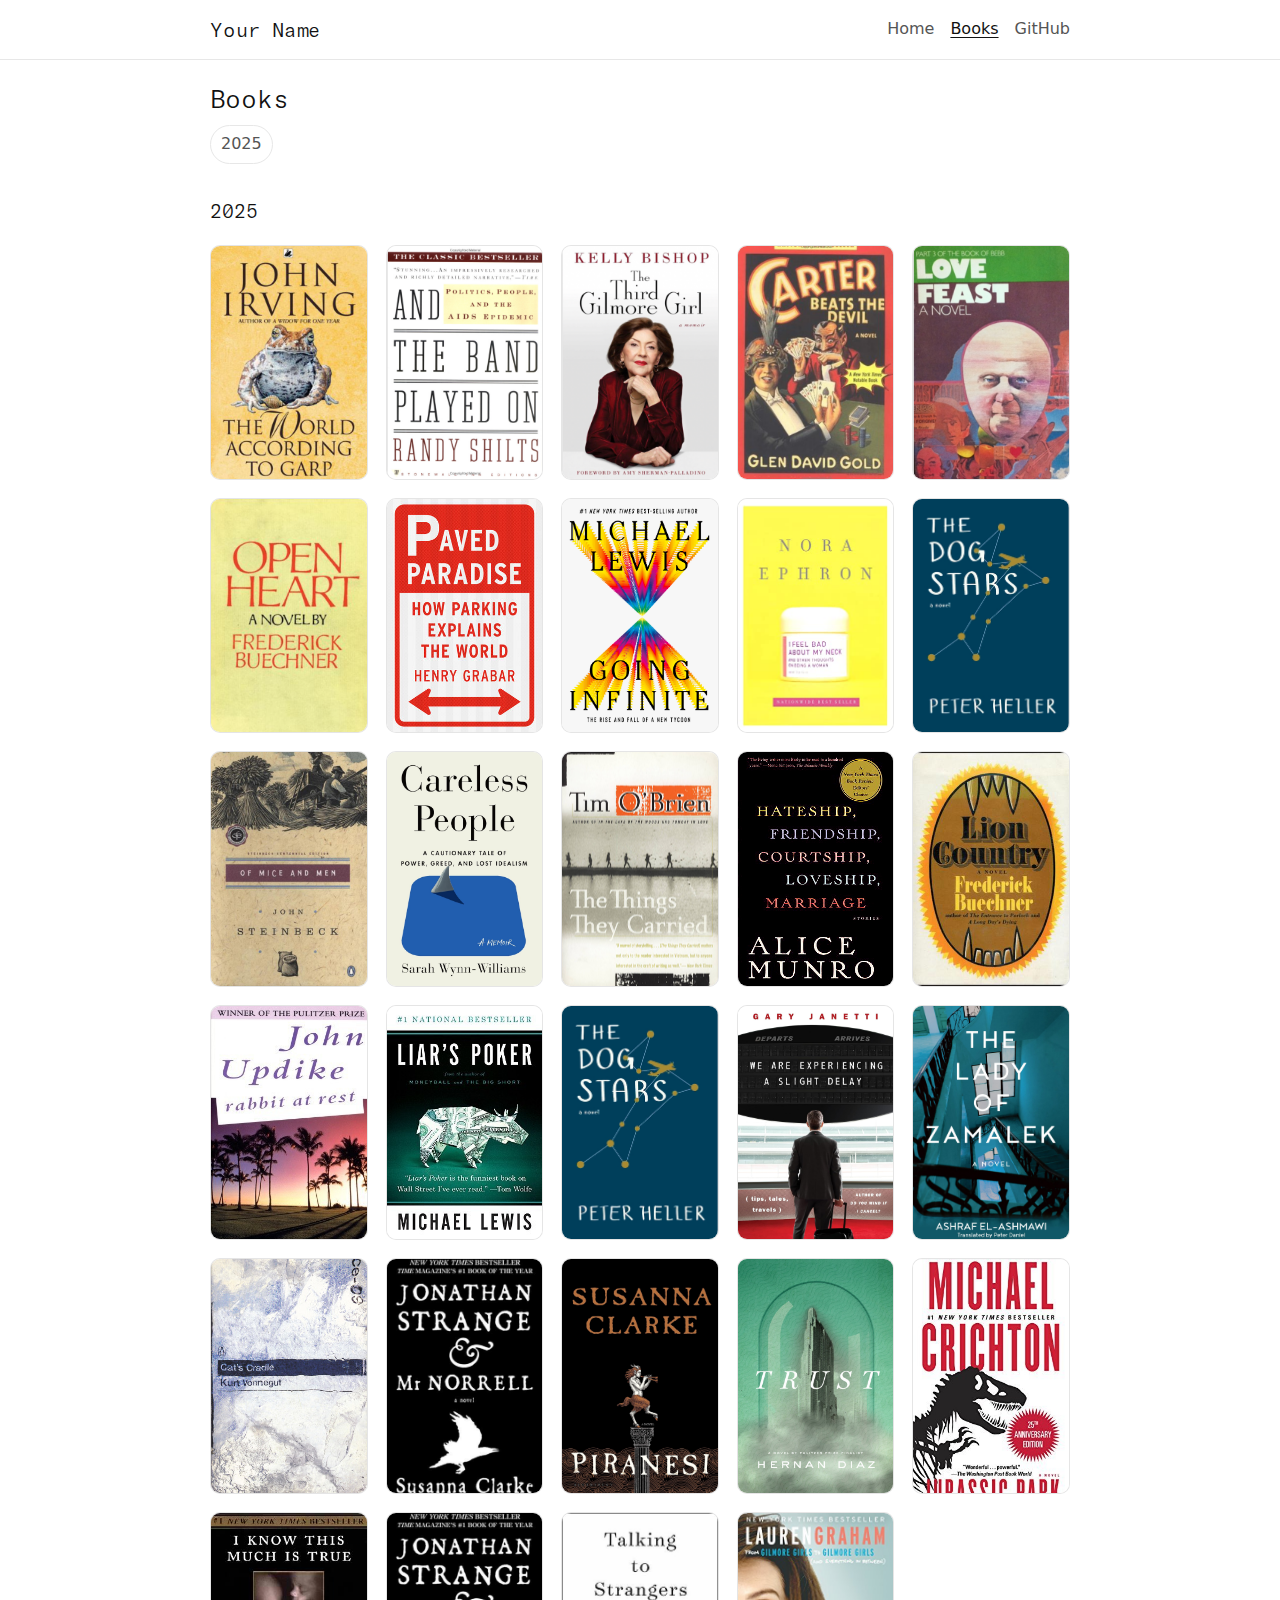
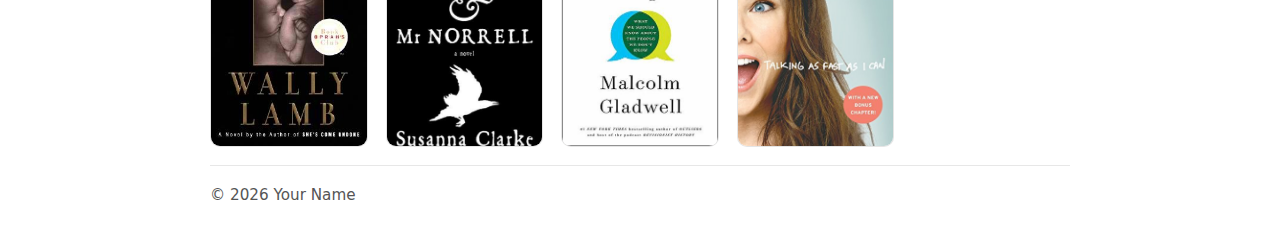
<file: books.html>
<!doctype html>
<html lang="en">
  <head>
    <meta charset="UTF-8" />
    <meta name="viewport" content="width=device-width, initial-scale=1" />
    <title>Books · Your Name</title>
    <meta name="description" content="Books I read, organized by year." />
    <link rel="stylesheet" href="assets/style.css" />
  </head>

  <body>
    <header class="site-header">
      <div class="wrap nav">
        <a class="brand" href="./">
          <span class="brand-name">Your Name</span>
        </a>
        <nav class="nav-links" aria-label="Primary">
          <a href="./">Home</a>
          <a class="active" href="./books.html">Books</a>
          <a href="https://github.com/YOUR_GITHUB" target="_blank" rel="noopener noreferrer">GitHub</a>
        </nav>
      </div>
    </header>

    <main class="wrap">
      <section class="section">
        <h1>Books</h1>

        <div class="year-nav">
          <a href="#y2025">2025</a>
          <!-- Add more: <a href="#y2026">2026</a> -->
        </div>
      </section>

      <!-- ===== Year: 2025 ===== -->
      <section class="section year" id="y2025">
        <div class="year-head">
          <h2>2025</h2>
        </div>

        <div class="books-grid">
          <!-- Each item can be a link or just a div -->
          <a class="book" href="#" title="Book Title (optional link)">
            <img
              src="images/books/2025/book1.png"
              alt="Book Title — Author"
              loading="lazy"
            />
          </a>

          <a class="book" href="#">
            <img
              src="images/books/2025/book2.png"
              alt="Book Title — Author"
              loading="lazy"
            />
          </a>

          <a class="book" href="https://www.goodreads.com/review/show/7319716818?book_show_action=false">
            <img
              src="images/books/2025/book3.png"
              alt="The Third Gilmore Girl — Kelly Bishop"
              loading="lazy"
            />
          </a>
          <a class="book" href="#">
            <img
              src="images/books/2025/book4.png"
              alt="Book Title - Author"
              loading="lazy"
            />
          </a>
          <a class="book" href="#">
            <img
              src="images/books/2025/book5.png"
              alt="Book Title - Author"
              loading="lazy"
            />
          </a>
          <a class="book" href="#">
            <img
              src="images/books/2025/book6.png"
              alt="Book Title - Author"
              loading="lazy"
            />
          </a>
          <a class="book" href="#">
            <img
              src="images/books/2025/book7.jpg"
              alt="Book Title - Author"
              loading="lazy"
            />
          </a>
          <a class="book" href="#">
            <img
              src="images/books/2025/book8.jpg"
              alt="Book Title - Author"
              loading="lazy"
            />
          </a>
          <a class="book" href="#">
            <img
              src="images/books/2025/book9.jpg"
              alt="Book Title - Author"
              loading="lazy"
            />
          </a>
          <a class="book" href="#">
            <img
              src="images/books/2025/book10.jpg"
              alt="Book Title - Author"
              loading="lazy"
            />
          </a>
          <a class="book" href="#">
            <img
              src="images/books/2025/book11.jpg"
              alt="Book Title - Author"
              loading="lazy"
            />
          </a>
          <a class="book" href="#">
            <img
              src="images/books/2025/book12.jpg"
              alt="Book Title - Author"
              loading="lazy"
            />
          </a>
          <a class="book" href="#">
            <img
              src="images/books/2025/book13.jpg"
              alt="Book Title - Author"
              loading="lazy"
            />
          </a>
          <a class="book" href="#">
            <img
              src="images/books/2025/book14.jpg"
              alt="Book Title - Author"
              loading="lazy"
            />
          </a>
          <a class="book" href="#">
            <img
              src="images/books/2025/book15.jpg"
              alt="Book Title - Author"
              loading="lazy"
            />
          </a>
          <a class="book" href="#">
            <img
              src="images/books/2025/book16.jpg"
              alt="Book Title - Author"
              loading="lazy"
            />
          </a>
          <a class="book" href="#">
            <img
              src="images/books/2025/book17.jpg"
              alt="Book Title - Author"
              loading="lazy"
            />
          </a>

          <a class="book" href="#">
            <img
              src="images/books/2025/book18.jpg"
              alt="Book Title - Author"
              loading="lazy"
            />
          </a>
          <a class="book" href="#">
            <img
              src="images/books/2025/book19.jpg"
              alt="Book Title - Author"
              loading="lazy"
            />
          </a>
          <a class="book" href="#">
            <img
              src="images/books/2025/book20.jpg"
              alt="Book Title - Author"
              loading="lazy"
            />
          </a>
          <a class="book" href="#">
            <img
              src="images/books/2025/book21.jpg"
              alt="Book Title - Author"
              loading="lazy"
            />
          </a>
          <a class="book" href="#">
            <img
              src="images/books/2025/book22.jpg"
              alt="Book Title - Author"
              loading="lazy"
            />
          </a>
          <a class="book" href="#">
            <img
              src="images/books/2025/book23.jpg"
              alt="Book Title - Author"
              loading="lazy"
            />
          </a>
          <a class="book" href="#">
            <img
              src="images/books/2025/book24.jpg"
              alt="Book Title - Author"
              loading="lazy"
            />
          </a>
          <a class="book" href="#">
            <img
              src="images/books/2025/book25.jpg"
              alt="Book Title - Author"
              loading="lazy"
            />
          </a>
          <a class="book" href="#">
            <img
              src="images/books/2025/book26.jpg"
              alt="Book Title - Author"
              loading="lazy"
            />
          </a>
          <a class="book" href="#">
            <img
              src="images/books/2025/book27.jpg"
              alt="Book Title - Author"
              loading="lazy"
            />
          </a>
          <a class="book" href="#">
            <img
              src="images/books/2025/book28.jpg"
              alt="Book Title - Author"
              loading="lazy"
            />
          </a>
          <a class="book" href="#">
            <img
              src="images/books/2025/book29.jpg"
              alt="Book Title - Author"
              loading="lazy"
            />
          </a>




          <!-- Duplicate as needed -->
        </div>
      </section>

      <footer class="footer">
        <span class="muted">© <span id="y"></span> Your Name</span>
      </footer>
    </main>

    <script>
      document.getElementById("y").textContent = new Date().getFullYear();
    </script>
  </body>
</html>
</file>
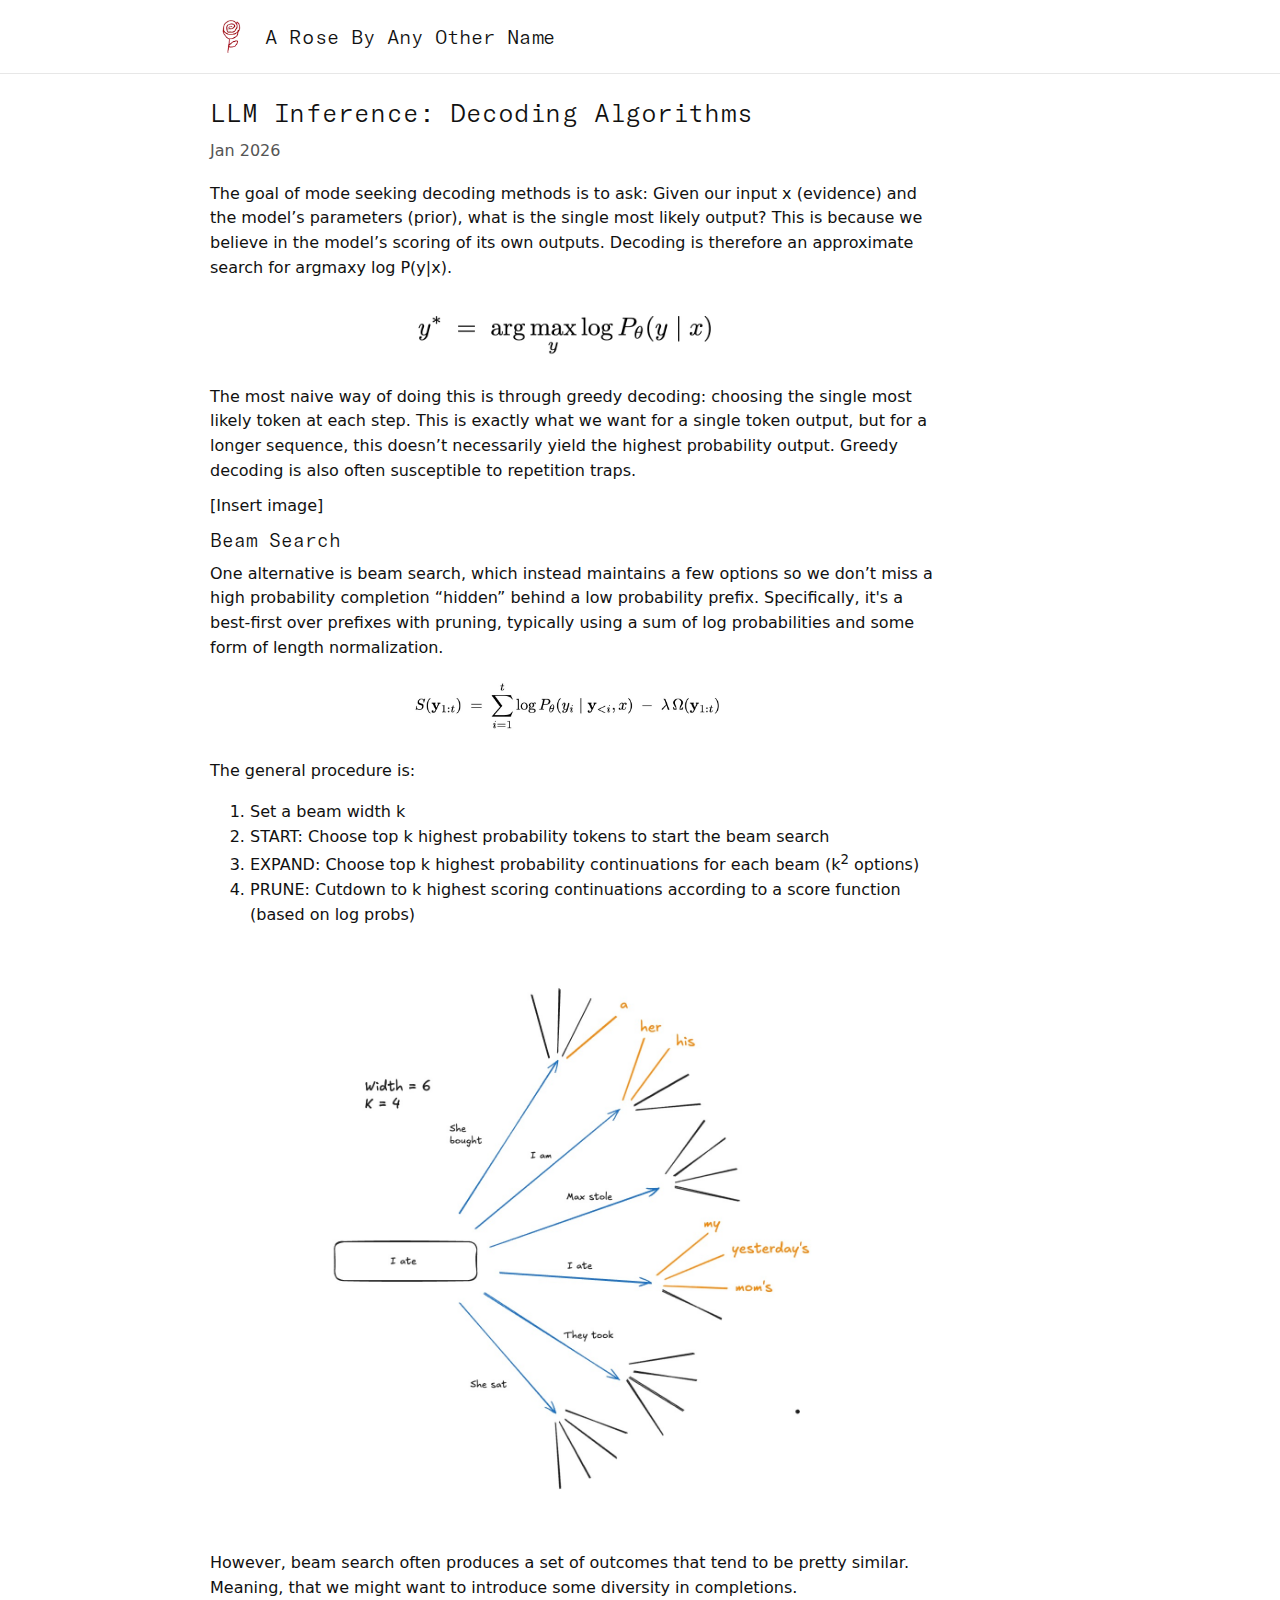
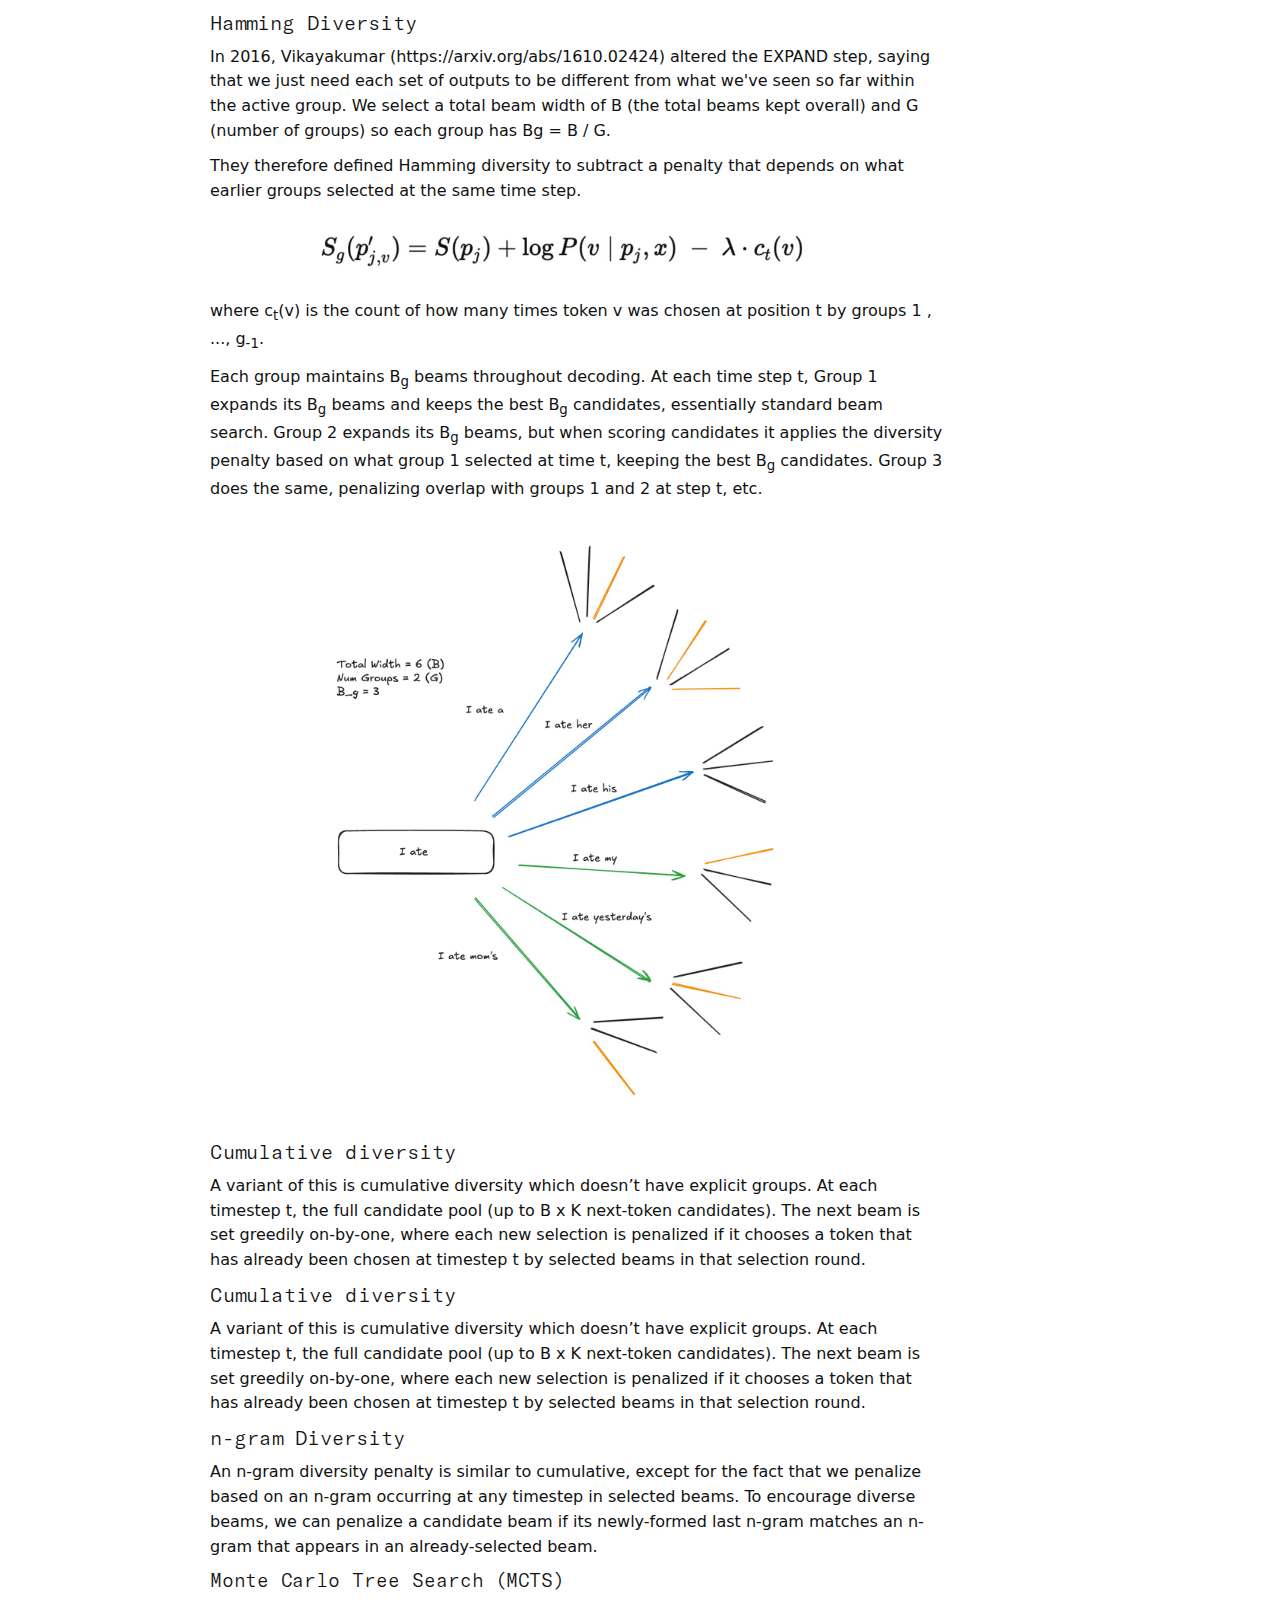
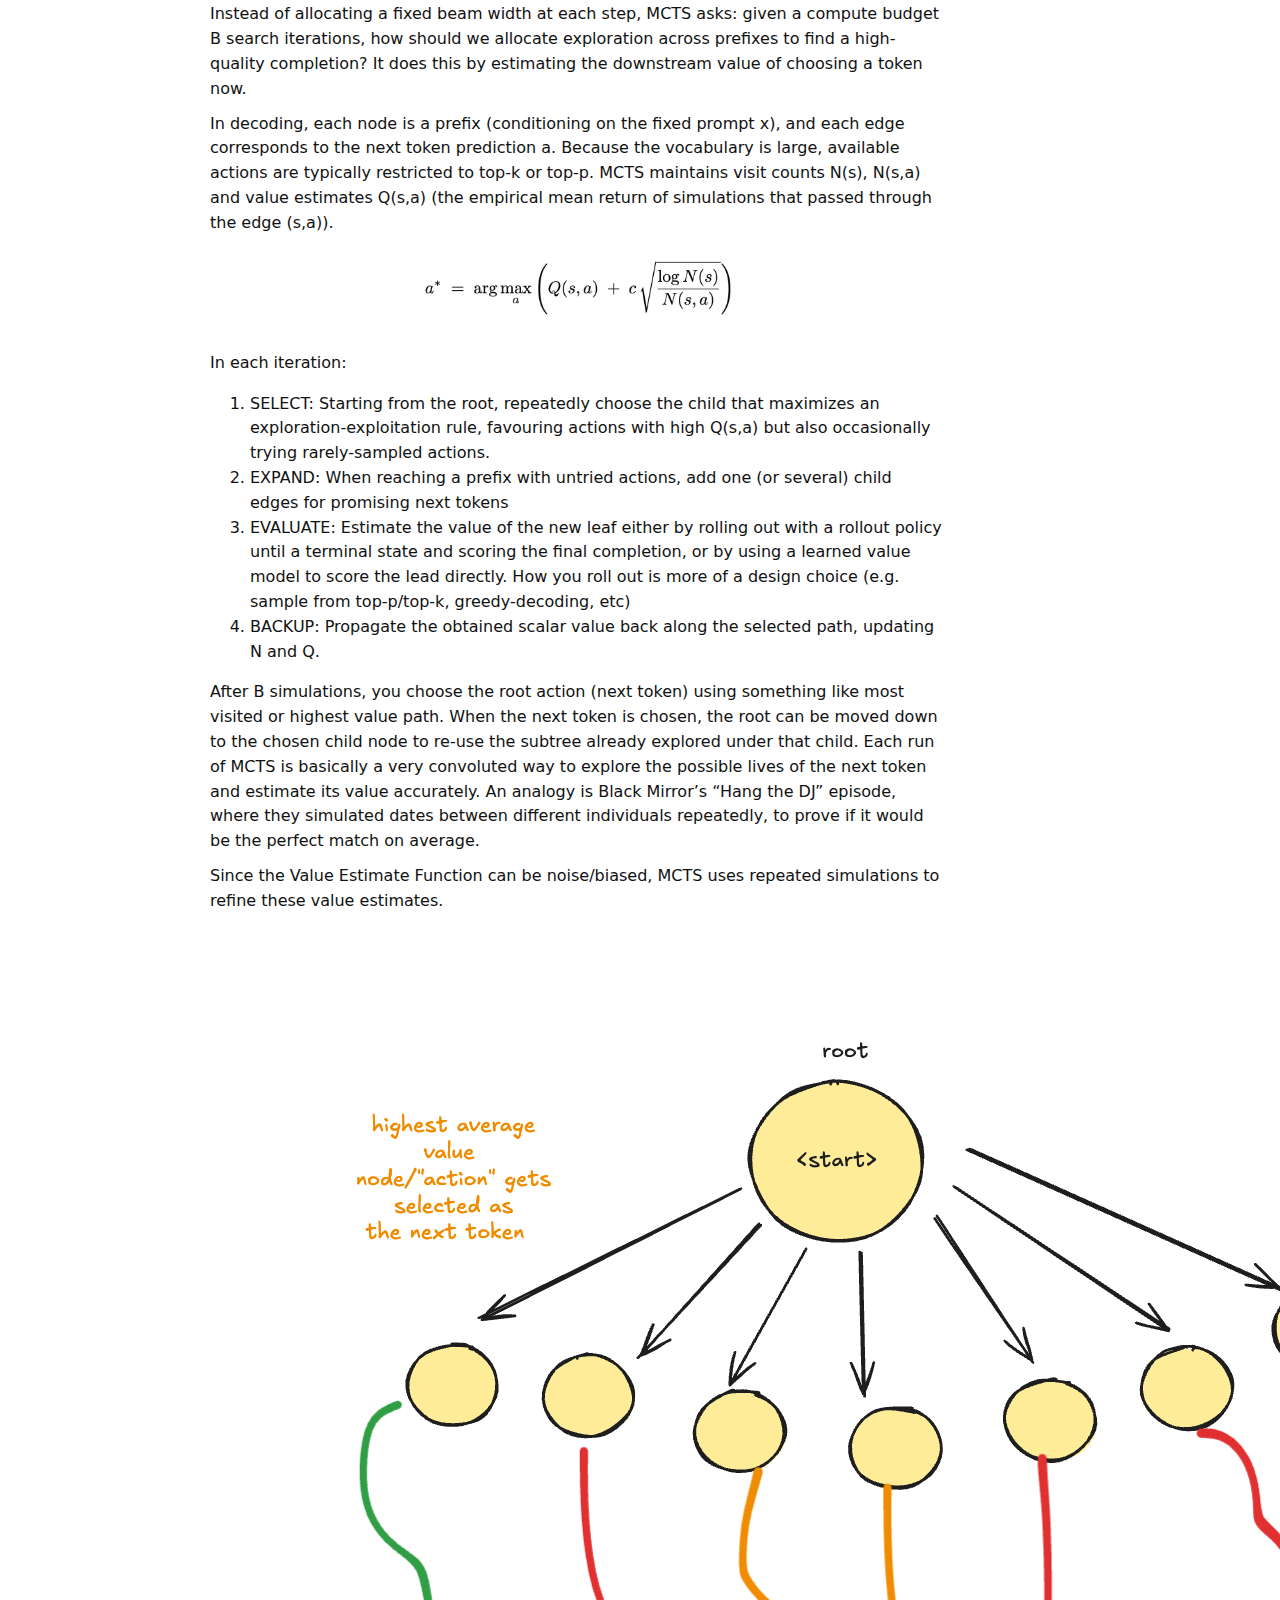
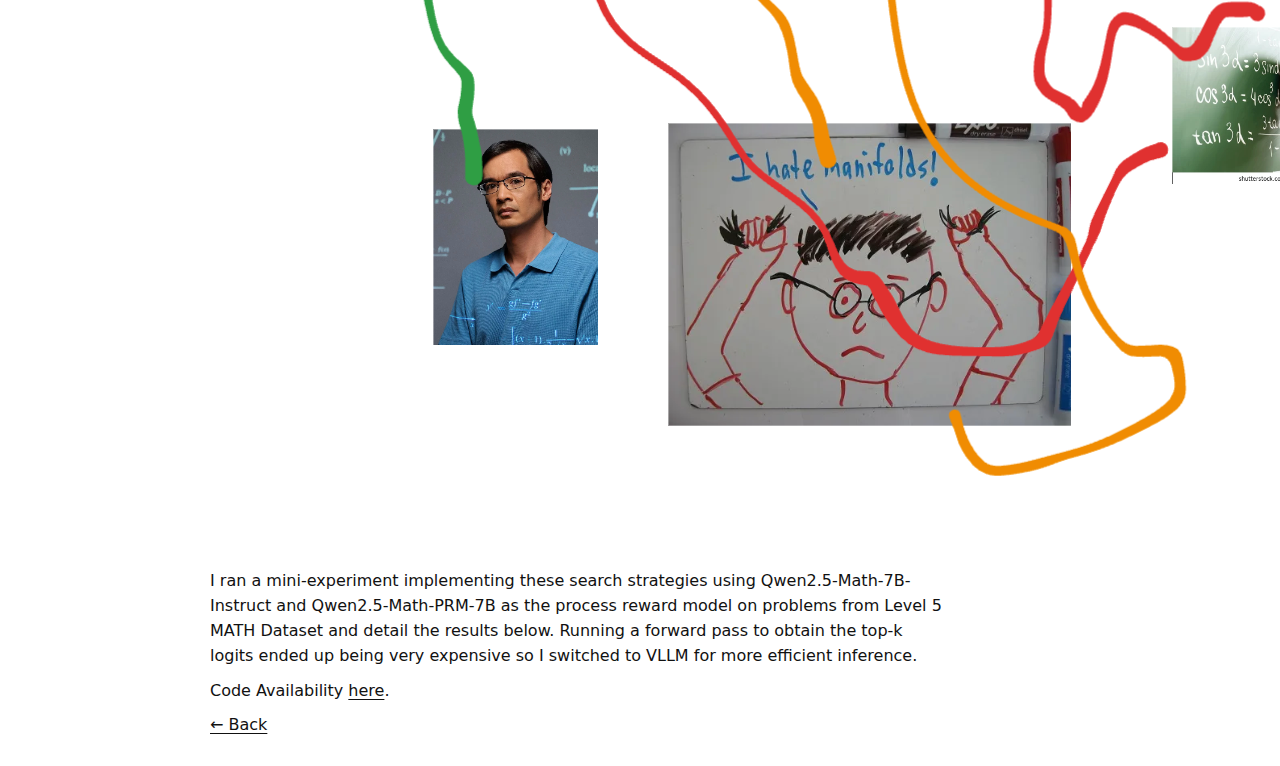
<file: posts/decoding-strategies.html>
<!doctype html>
<html lang="en">
  <head>
    <meta charset="UTF-8" />
    <meta name="viewport" content="width=device-width, initial-scale=1" />
    <title>LLM Inference: Decoding Strategies</title>
    <link rel="stylesheet" href="../assets/style.css" />
  </head>

  <body>
    <header class="site-header">
      <div class="wrap nav">
        <a class="brand" href="../">
          <img class="brand-logo" src="../images/logo.png" alt="Logo" />
          <span class="brand-name">A Rose By Any Other Name</span>
        </a>
      </div>
    </header>

    <main class="wrap">
      <section class="section" style="max-width: 72ch;">
        <h1>LLM Inference: Decoding Algorithms</h1>
        <p style="color:#555; margin-bottom: 18px;">Jan 2026</p>

        <p>The goal of mode seeking decoding methods is to ask: Given our input x (evidence) and the model’s parameters (prior), what is the single most likely output? This is because we believe in the model’s scoring of its own outputs. Decoding is therefore an approximate search for argmaxy log P(y|x).</p>

        <img class="img-sm" src="../images/posts/decoding/fig1.jpeg" alt="My figure description" />

        <p>The most naive way of doing this is through greedy decoding: choosing the single most likely token at each step. This is exactly what we want for a single token output, but for a longer sequence, this doesn’t necessarily yield the highest probability output. Greedy decoding is also often susceptible to repetition traps.</p>

        <p>[Insert image]</p>

        <h2>Beam Search</h2>

        <p>One alternative is beam search, which instead maintains a few options so we don’t miss a high probability completion “hidden” behind a low probability prefix. Specifically, it's a best-first over prefixes with pruning, typically using a sum of log probabilities and some form of length normalization.</p>

        <img class="img-sm" src="../images/posts/decoding/fig2.jpeg" alt="My figure description" />

        <p>The general procedure is:</p>

        <ol>
            <li>Set a beam width k  </li>
            <li>START: Choose top k highest probability tokens to start the beam search </li>
            <li>EXPAND: Choose top k highest probability continuations for each beam (k<sup>2</sup> options)</li>
            <li>PRUNE: Cutdown to k highest scoring continuations according to a score function (based on log probs) </li>
        </ol>

         <img class="img-md" src="../images/posts/decoding/fig3.jpeg" alt="My figure description" />

        <p>However, beam search often produces a set of outcomes that tend to be pretty similar. Meaning, that we might want to introduce some diversity in completions.</p>

        <h3>Hamming Diversity </h3>

        <p>In 2016, Vikayakumar (https://arxiv.org/abs/1610.02424) altered the EXPAND step, saying that we just need each set of outputs to be different from what we've seen so far within the active group. We select a total beam width of B (the total beams kept overall) and G (number of groups) so each group has Bg = B / G.</p>

        <p>They therefore defined Hamming diversity to subtract a penalty that depends on what earlier groups selected at the same time step.</p>

        <img class="img-md" src="../images/posts/decoding/fig4.jpeg" alt="My figure description" />

        <p> where c<sub>t</sub>(v) is the count of how many times token v was chosen at position t by groups 1 , ..., g<sub>-1</sub>. </p>

        <p>Each group maintains B<sub>g</sub>  beams throughout decoding. At each time step t, Group 1 expands its B<sub>g</sub> beams and keeps the best B<sub>g</sub> candidates, essentially standard beam search. Group 2 expands its B<sub>g</sub> beams, but when scoring candidates it applies the diversity penalty based on what group 1 selected at time t, keeping the best B<sub>g</sub> candidates. Group 3 does the same, penalizing overlap with groups 1 and 2 at step t, etc.</p>

        <img class="img-md" src="../images/posts/decoding/fig5.jpeg" alt="My figure description" />

        <h3>Cumulative diversity </h3>

        <p>A variant of this is cumulative diversity which doesn’t have explicit groups. At each timestep t, the full candidate pool (up to B x K next-token candidates). The next beam is set greedily on-by-one, where each new selection is penalized if it chooses a token that has already been chosen at timestep t by selected beams in that selection round. </p>

        <h3>Cumulative diversity</h3>

        <p>A variant of this is cumulative diversity which doesn’t have explicit groups. At each timestep t, the full candidate pool (up to B x K next-token candidates). The next beam is set greedily on-by-one, where each new selection is penalized if it chooses a token that has already been chosen at timestep t by selected beams in that selection round. </p>

        <h3>n-gram Diversity</h3>

        <p>An n-gram diversity penalty is similar to cumulative, except for the fact that we penalize based on an n-gram occurring at any timestep in selected beams. To encourage diverse beams, we can penalize a candidate beam if its newly-formed last n-gram matches an n-gram that appears in an already-selected beam. </p>

        <h2>Monte Carlo Tree Search (MCTS)</h2>

        <p>Instead of allocating a fixed beam width at each step, MCTS asks: given a compute budget B search iterations, how should we allocate exploration across prefixes to find a high-quality completion? It does this by estimating the downstream value of choosing a token now. </p>

        <p>In decoding, each node is a prefix (conditioning on the fixed prompt x), and each edge corresponds to the next token prediction a. Because the vocabulary is large, available actions are typically restricted to top-k or top-p. MCTS maintains visit counts N(s), N(s,a) and value estimates Q(s,a) (the empirical mean return of simulations that passed through the edge (s,a)). </p>

        <img class="img-sm" src="../images/posts/decoding/fig6.jpeg" alt="My figure description" />

        <p>In each iteration:</p>

        <ol>
            <li>SELECT: Starting from the root, repeatedly choose the child that maximizes an exploration-exploitation rule, favouring actions with high Q(s,a) but also occasionally trying rarely-sampled actions. </li>
            <li>EXPAND: When reaching a prefix with untried actions, add one (or several) child edges for promising next tokens  </li>
            <li>EVALUATE: Estimate the value of the new leaf either by rolling out with a rollout policy until a terminal state and scoring the final completion, or by using a learned value model to score the lead directly. How you roll out is more of a design choice (e.g. sample from top-p/top-k, greedy-decoding, etc)</li>
            <li>BACKUP: Propagate the obtained scalar value back along the selected path, updating N and Q.</li>
        </ol>

        <p>After B simulations, you choose the root action (next token) using something like most visited or highest value path. When the next token is chosen, the root can be moved down to the chosen child node to re-use the subtree already explored under that child.  Each run of MCTS is basically a very convoluted way to explore the possible lives of the next token and estimate its value accurately. An analogy is Black Mirror’s “Hang the DJ” episode, where they simulated dates between different individuals repeatedly, to prove if it would be the perfect match on average. </p>

        <p>Since the Value Estimate Function can be noise/biased, MCTS uses repeated simulations to refine these value estimates. </p>

        <img class="img-more-md" src="../images/posts/decoding/fig7.png" alt="My figure description" />

        <p>I ran a mini-experiment implementing these search strategies using Qwen2.5-Math-7B-Instruct and Qwen2.5-Math-PRM-7B as the process reward model on  problems from Level 5 MATH Dataset and detail the results below. Running a forward pass to obtain the top-k logits ended up being very expensive so I switched to VLLM for more efficient inference. </p>

        <p>
            Code Availability
            <a href="https://github.com/sarrahroseml/decoding-strategies" target="_blank" rel="noopener noreferrer">here</a>.
        </p>


        <p><a href="../">← Back</a></p>
      </section>
    </main>
  </body>
</html>
</file>
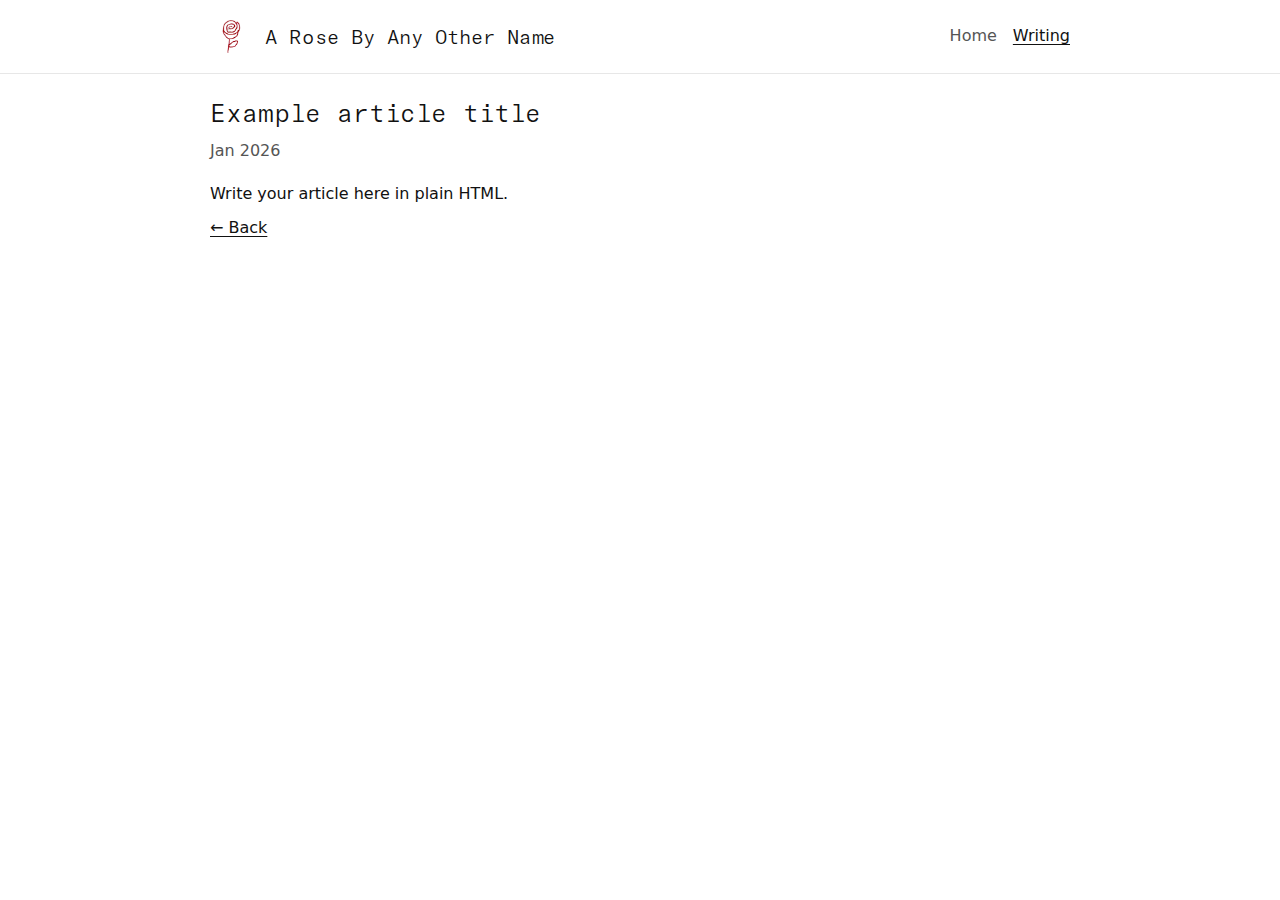
<file: posts/example-article.html>
<!doctype html>
<html lang="en">
  <head>
    <meta charset="UTF-8" />
    <meta name="viewport" content="width=device-width, initial-scale=1" />
    <title>Example Article · Your Name</title>
    <link rel="stylesheet" href="../assets/style.css" />
  </head>

  <body>
    <header class="site-header">
      <div class="wrap nav">
        <a class="brand" href="../">
          <img class="brand-logo" src="../images/logo.png" alt="Logo" />
          <span class="brand-name">A Rose By Any Other Name</span>
        </a>
        <nav class="nav-links" aria-label="Primary">
          <a href="../">Home</a>
          <a class="active" href="./example-article.html">Writing</a>
        </nav>
      </div>
    </header>

    <main class="wrap">
      <section class="section" style="max-width: 72ch;">
        <h1>Example article title</h1>
        <p style="color:#555; margin-bottom: 18px;">Jan 2026</p>

        <p>Write your article here in plain HTML.</p>

        <p><a href="../">← Back</a></p>
      </section>
    </main>
  </body>
</html>
</file>
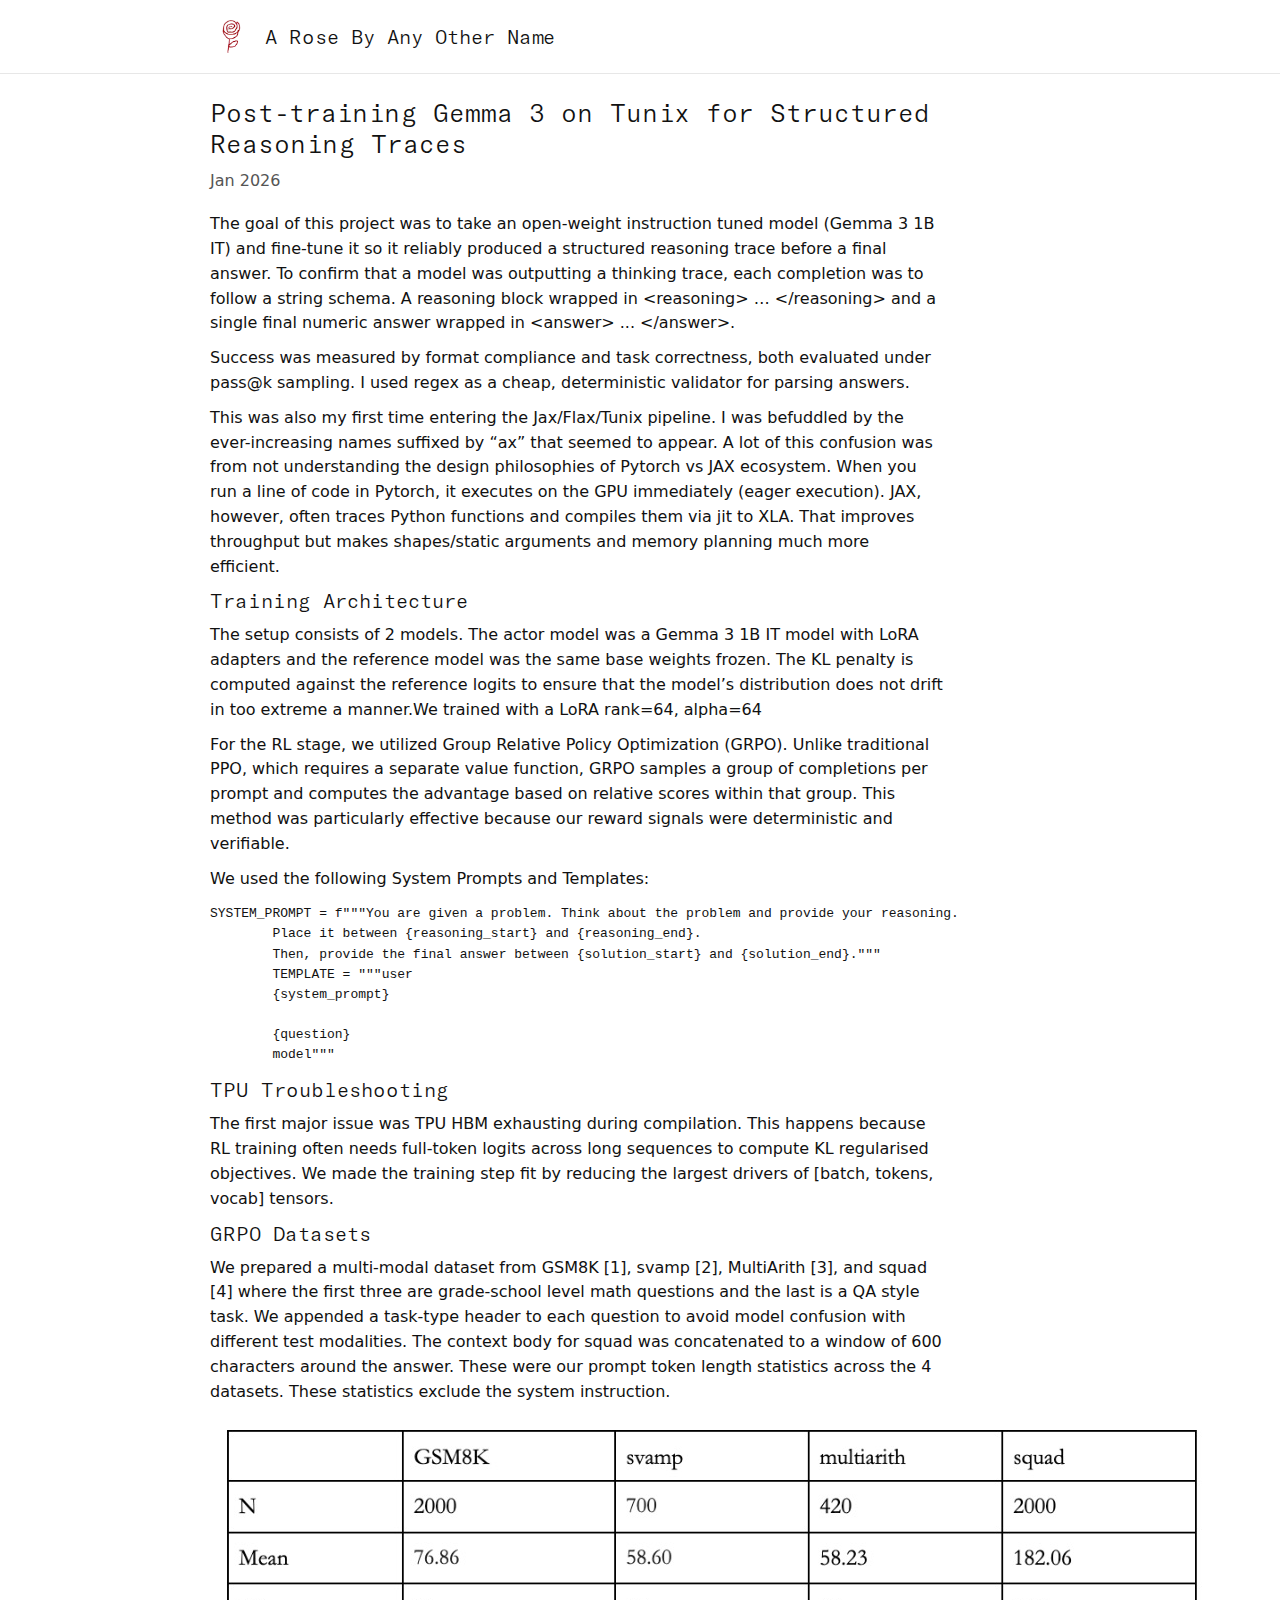
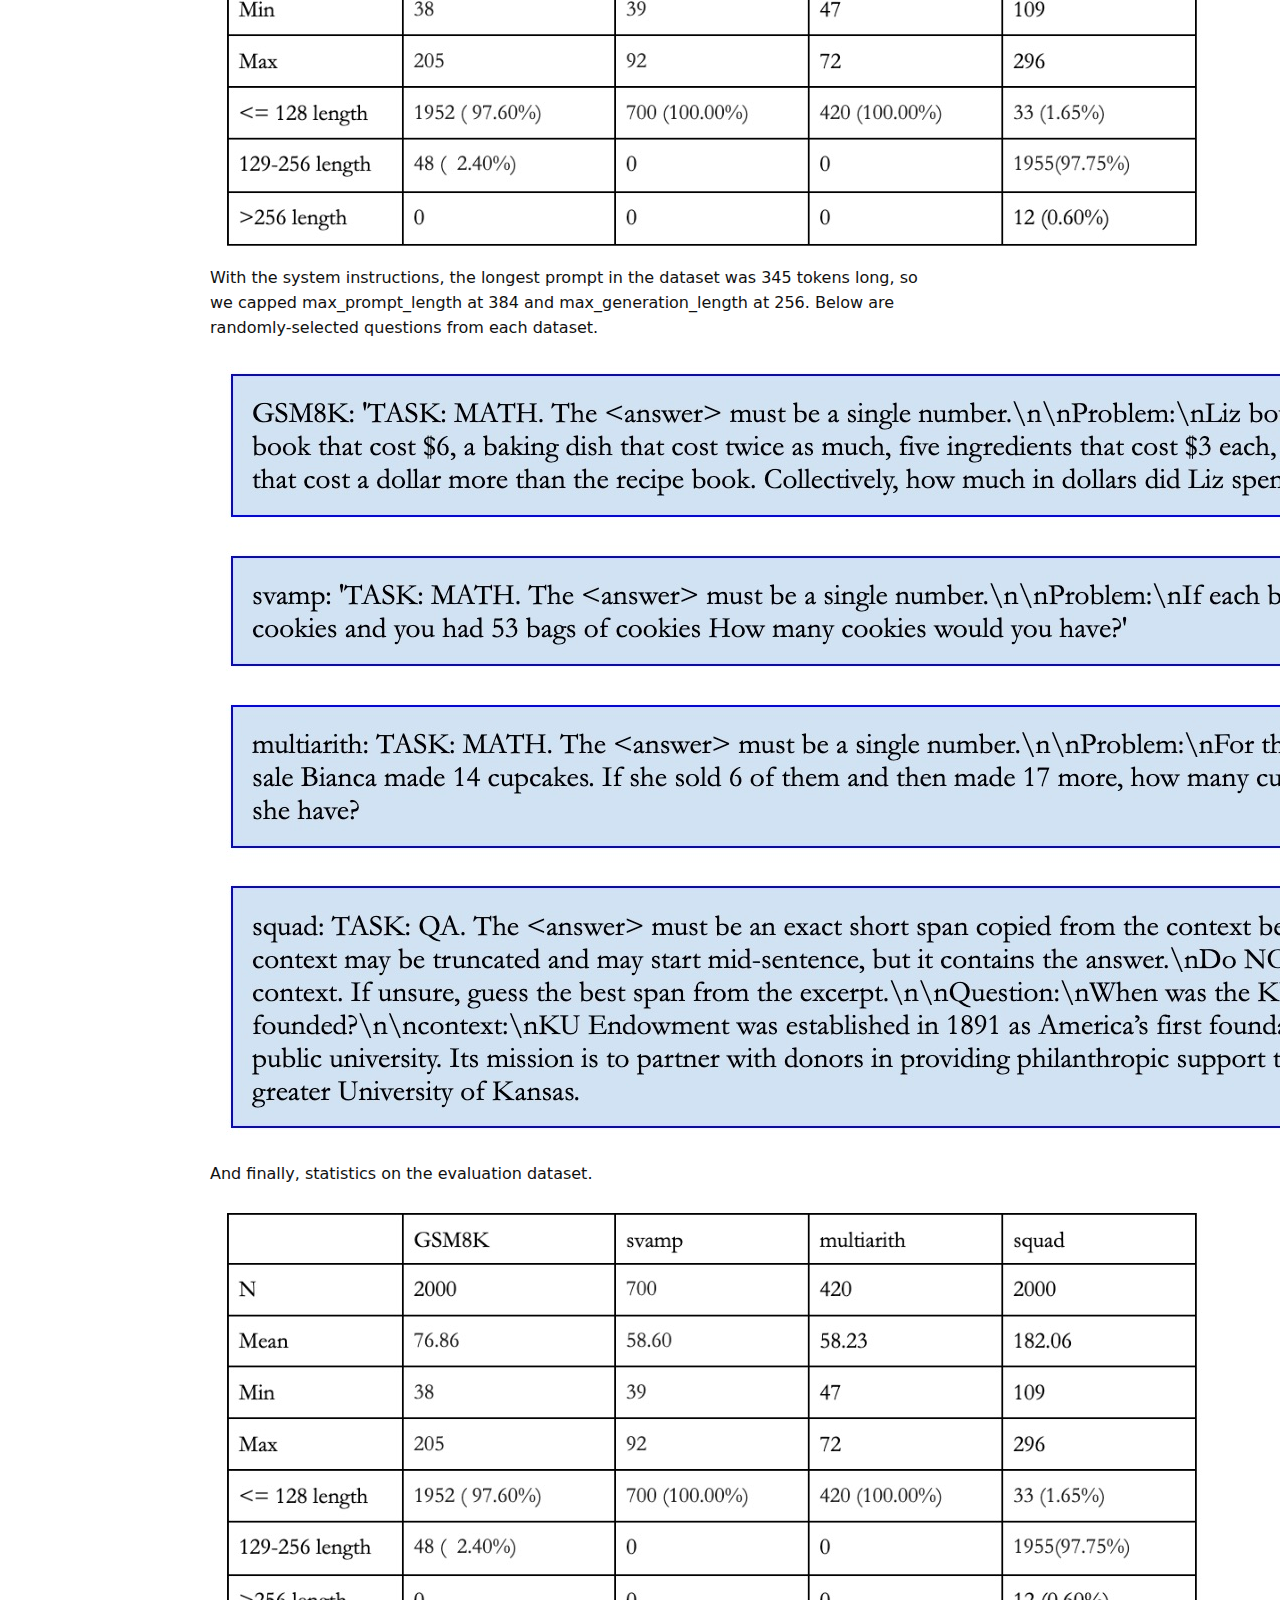
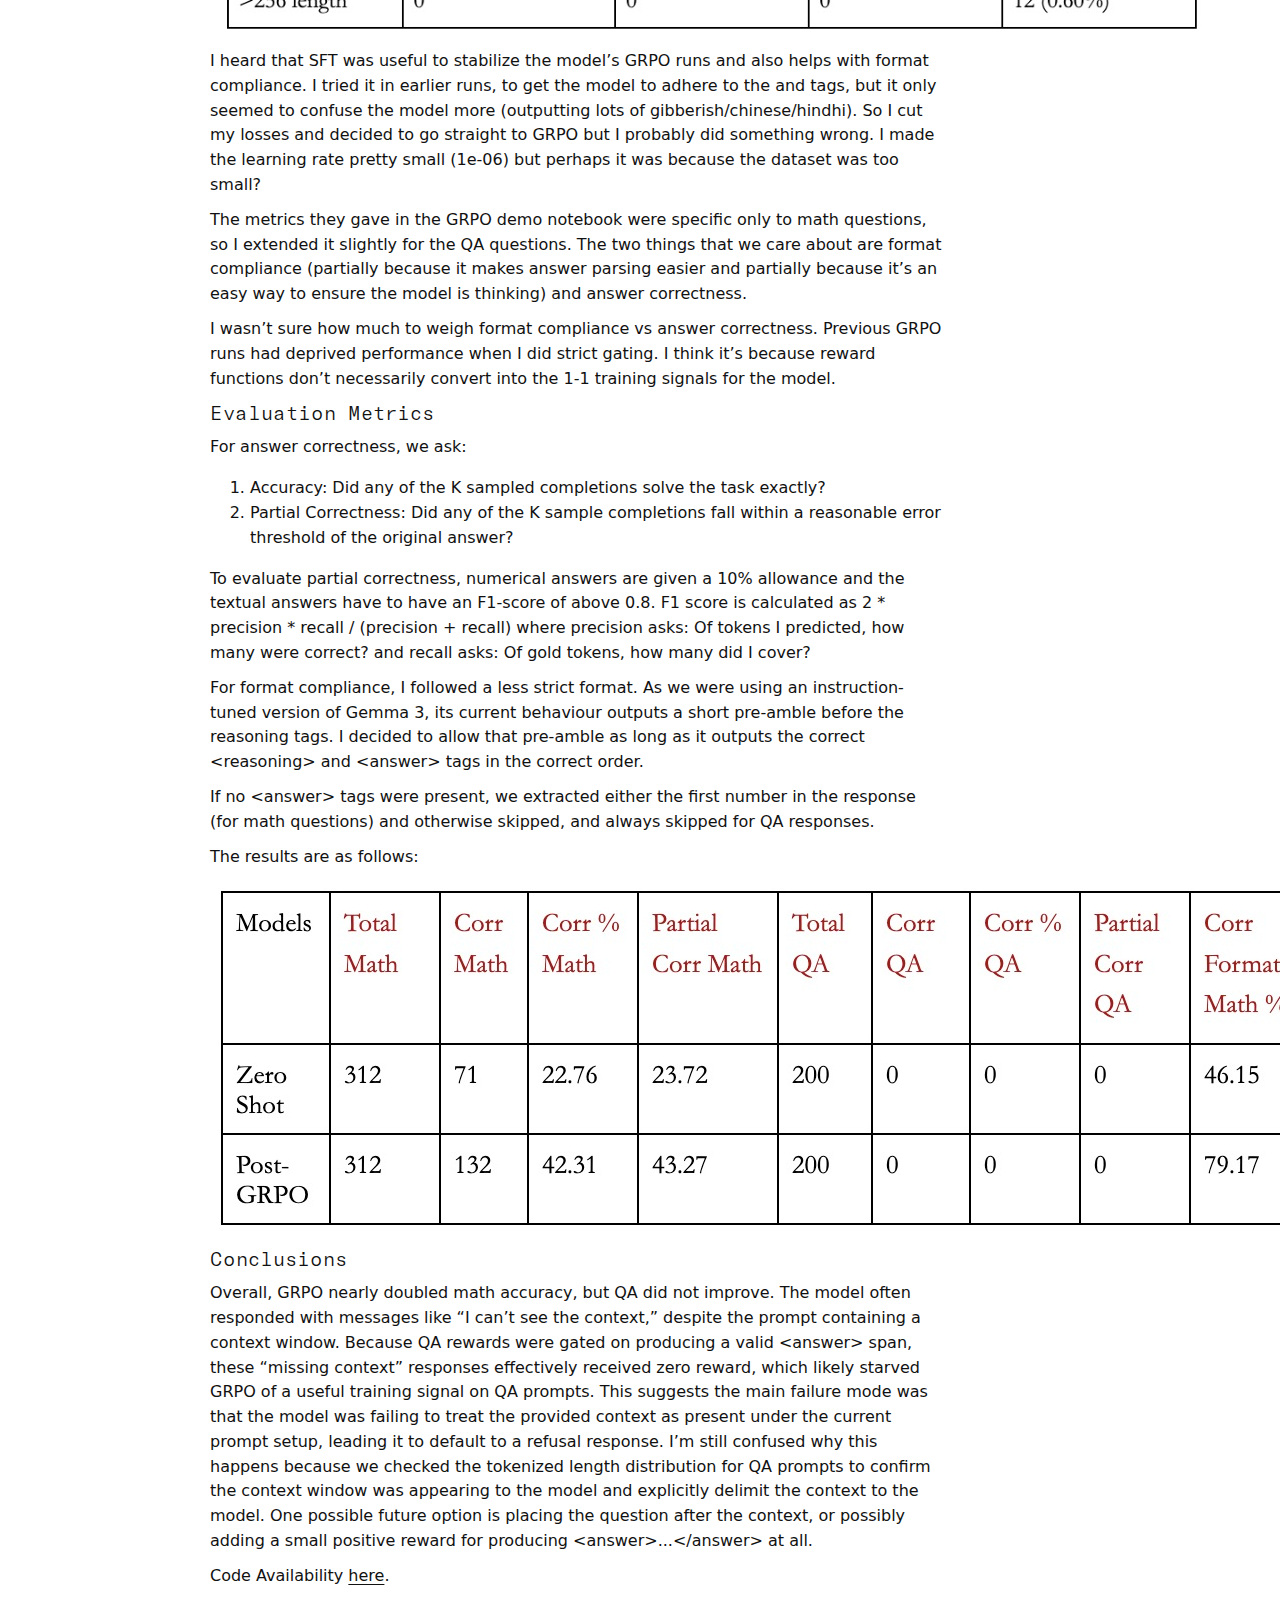
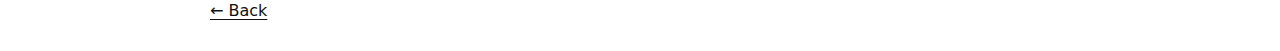
<file: posts/gemma-post-training.html>
<!doctype html>
<html lang="en">
  <head>
    <meta charset="UTF-8" />
    <meta name="viewport" content="width=device-width, initial-scale=1" />
    <title>Post-training Gemma 3 on Tunix for Structured Reasoning Traces</title>
    <link rel="stylesheet" href="../assets/style.css" />
  </head>

  <body>
    <header class="site-header">
      <div class="wrap nav">
        <a class="brand" href="../">
          <img class="brand-logo" src="../images/logo.png" alt="Logo" />
          <span class="brand-name">A Rose By Any Other Name</span>
        </a>
        
      </div>
    </header>

    <main class="wrap">
      <section class="section" style="max-width: 72ch;">
        <h1>Post-training Gemma 3 on Tunix for Structured Reasoning Traces</h1>
        <p style="color:#555; margin-bottom: 18px;">Jan 2026</p>

        <p>The goal of this project was to take an open-weight instruction tuned model (Gemma 3 1B IT) and fine-tune it so it reliably produced a structured reasoning trace before a final answer. To confirm that a model was outputting a thinking trace, each completion was to follow a string schema. A reasoning block wrapped in &lt;reasoning&gt … &lt;/reasoning&gt; and a single final numeric answer wrapped in &lt;answer&gt; ... &lt;/answer&gt;. </p>

        <p>Success was measured by format compliance and task correctness, both evaluated under pass@k sampling. I used regex as a cheap, deterministic validator for parsing answers. </p>

        <p>This was also my first time entering the Jax/Flax/Tunix pipeline. I was befuddled by the ever-increasing names suffixed by “ax” that seemed to appear. A lot of this confusion was from not understanding the design philosophies of Pytorch vs JAX ecosystem.  When you run a line of code in Pytorch, it executes on the GPU immediately (eager execution). JAX, however, often traces Python functions and compiles them via jit to XLA. That improves throughput but makes shapes/static arguments and memory planning much more efficient. </p>

        <h3>Training Architecture</h3>

        <p>The setup consists of 2 models. The actor model was a Gemma 3 1B IT model with LoRA adapters and the reference model was the same base weights frozen. The KL penalty is computed against the reference logits to ensure that the model’s distribution does not drift in too extreme a manner.We trained with a LoRA rank=64, alpha=64</p>

        <p>For the RL stage, we utilized Group Relative Policy Optimization (GRPO). Unlike traditional PPO, which requires a separate value function, GRPO samples a group of completions per prompt and computes the advantage based on relative scores within that group. This method was particularly effective because our reward signals were deterministic and verifiable. </p>

        <p>We used the following System Prompts and Templates: </p>

        <pre><code>SYSTEM_PROMPT = f"""You are given a problem. Think about the problem and provide your reasoning. 
        Place it between {reasoning_start} and {reasoning_end}. 
        Then, provide the final answer between {solution_start} and {solution_end}."""
        TEMPLATE = """<start_of_turn>user
        {system_prompt}

        {question}<end_of_turn>
        <start_of_turn>model"""</code></pre>

        <h3>TPU Troubleshooting</h3>
        
        <p>The first major issue was TPU HBM exhausting during compilation. This happens because RL training often needs full-token logits across long sequences to compute KL regularised objectives. We made the training step fit by reducing the largest drivers of [batch, tokens, vocab] tensors. </p>

        <h3>GRPO Datasets</h3>
        <p>We prepared a multi-modal dataset from GSM8K [1], svamp [2],  MultiArith [3], and squad [4] where the first three are grade-school level math questions and the last is a QA style task. We appended a task-type header to each question to avoid model confusion with different test modalities. The context body for squad was concatenated to a window of 600 characters around the answer. These were our prompt token length statistics across the 4 datasets. These statistics exclude the system instruction. </p>
        <img class="img-more-md" src="../images/posts/grpo/fig1.jpeg" alt="My figure description" />
        <p>With the system instructions, the longest prompt in the dataset was 345 tokens long, so we capped max_prompt_length at 384 and max_generation_length at 256.

        Below are randomly-selected questions from each dataset. 
        </p>
        <img class="img-more-md" src="../images/posts/grpo/fig2.jpeg" alt="My figure description" />

        <p>And finally, statistics on the evaluation dataset. </p>

        <img class="img-more-md" src="../images/posts/grpo/fig3.jpeg" alt="My figure description" />

        <p>I heard that SFT was useful to stabilize the model’s GRPO runs and also helps with format compliance. I tried it in earlier runs, to get the model to adhere to the <reasoning> and <answer> tags, but it only seemed to confuse the model more (outputting lots of gibberish/chinese/hindhi). So I cut my losses and decided to go straight to GRPO but I probably did something wrong. I made the learning rate pretty small (1e-06) but perhaps it was because the dataset was too small? </p>

        <p>The metrics they gave in the GRPO demo notebook were specific only to math questions, so I extended it slightly for the QA questions. The two things that we care about are format compliance (partially because it makes answer parsing easier and partially because it’s an easy way to ensure the model is thinking) and answer correctness. </p>

        <p>I wasn’t sure how much to weigh format compliance vs answer correctness. Previous GRPO runs had deprived performance when I did strict gating. I think it’s because reward functions don’t necessarily convert into the 1-1 training signals for the model. </p>

        <h3>Evaluation Metrics</h3>

        <p>For answer correctness, we ask: </p>
        <ol>
            <li>Accuracy: Did any of the K sampled completions solve the task exactly? </li>
            <li>Partial Correctness: Did any of the K sample completions fall within a reasonable error threshold of the original answer? </li>
        </ol>
        <p>To evaluate partial correctness, numerical answers are given a 10% allowance and the textual answers have to have an F1-score of above 0.8. F1 score is calculated as  2 * precision * recall / (precision + recall) where precision asks: Of tokens I predicted, how many were correct? and recall asks:  Of gold tokens, how many did I cover? </p>
        <p>For format compliance, I followed a less strict format. As we were using an instruction-tuned version of Gemma 3, its current behaviour outputs a short pre-amble before the reasoning tags. I decided to allow that pre-amble as long as it outputs the correct &lt;reasoning&gt; and &lt;answer&gt; tags in the correct order. </p>
        <p>If no &lt;answer&gt; tags were present, we extracted either the first number in the response (for math questions) and otherwise skipped, and always skipped for QA responses.  </p>

        <p>The results are as follows: </p>
        <img class="img-more-md" src="../images/posts/grpo/fig5.jpeg" alt="My figure description" />
        <br>

        <h3>Conclusions</h3>

        <p>Overall, GRPO nearly doubled math accuracy, but QA did not improve. The model often responded with messages like “I can’t see the context,” despite the prompt containing a context window. Because QA rewards were gated on producing a valid &lt;answer&gt; span, these “missing context” responses effectively received zero reward, which likely starved GRPO of a useful training signal on QA prompts. This suggests the main failure mode was that the model was failing to treat the provided context as present under the current prompt setup, leading it to default to a refusal response. I’m still confused why this happens because we checked the tokenized length distribution for QA prompts to confirm the context window was appearing to the model and explicitly delimit the context to the model. One possible future option is placing the question after the context, or possibly adding a small positive reward for producing &lt;answer&gt;...&lt;/answer&gt; at all. </p>

        <p>
            Code Availability
            <a href="https://colab.research.google.com/drive/10-X_1D1l36VSbUi5RjzsbhTqZKrr-DI0?usp=sharing/" target="_blank" rel="noopener noreferrer">here</a>.
        </p>
        <p><a href="../">← Back</a></p>
      </section>
    </main>
  </body>
</html>
</file>
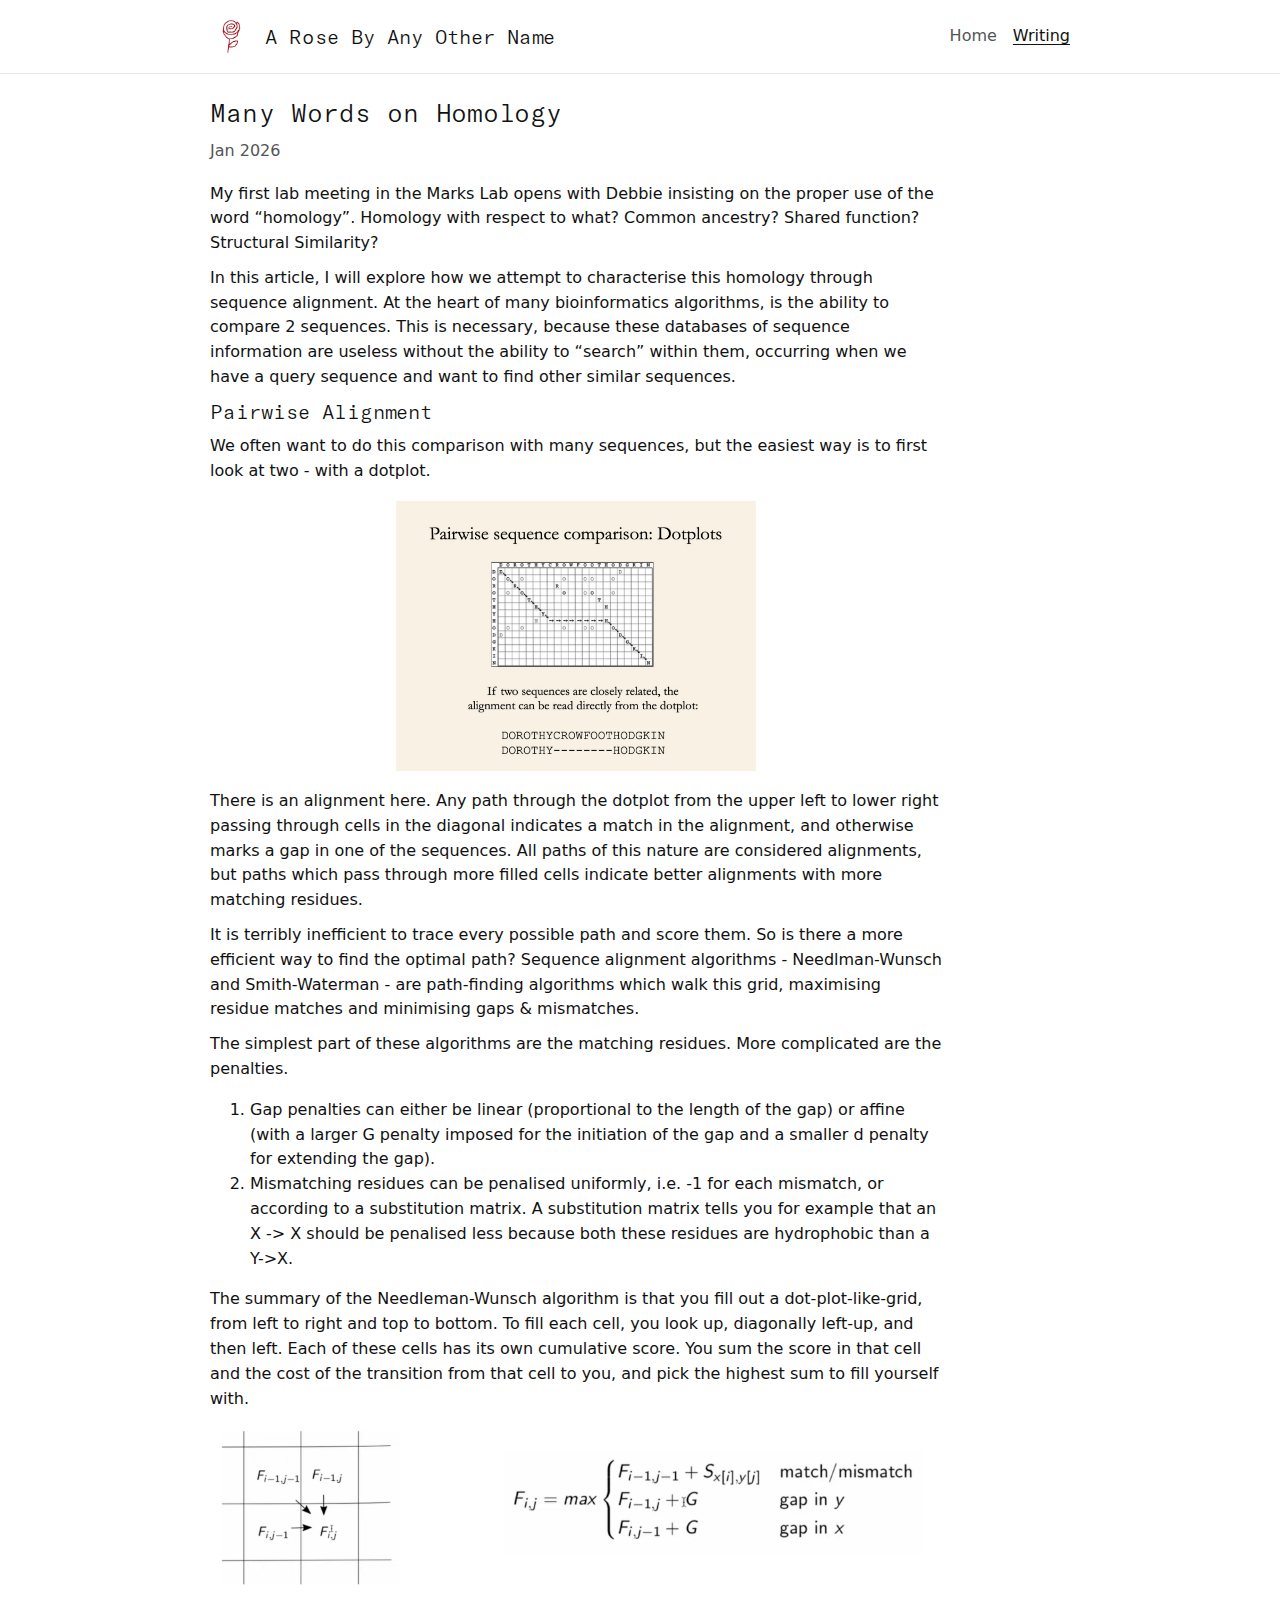
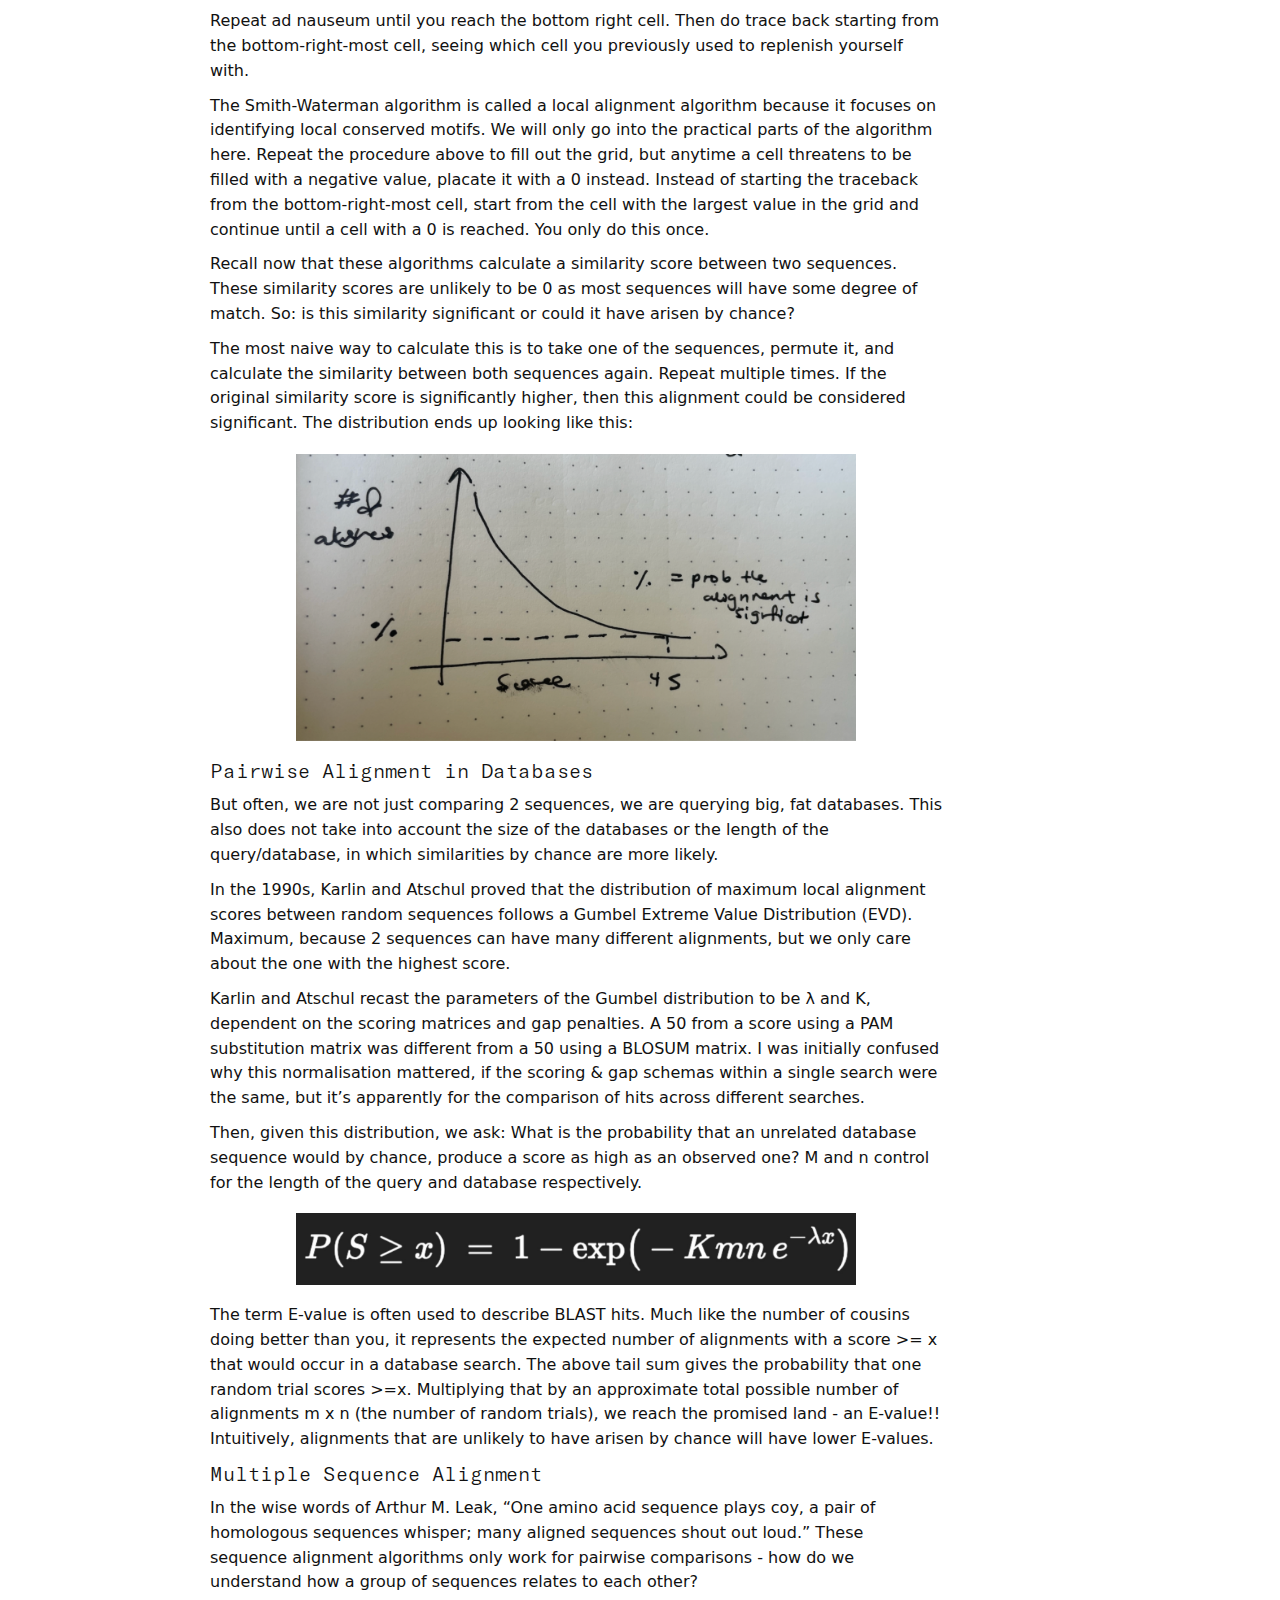
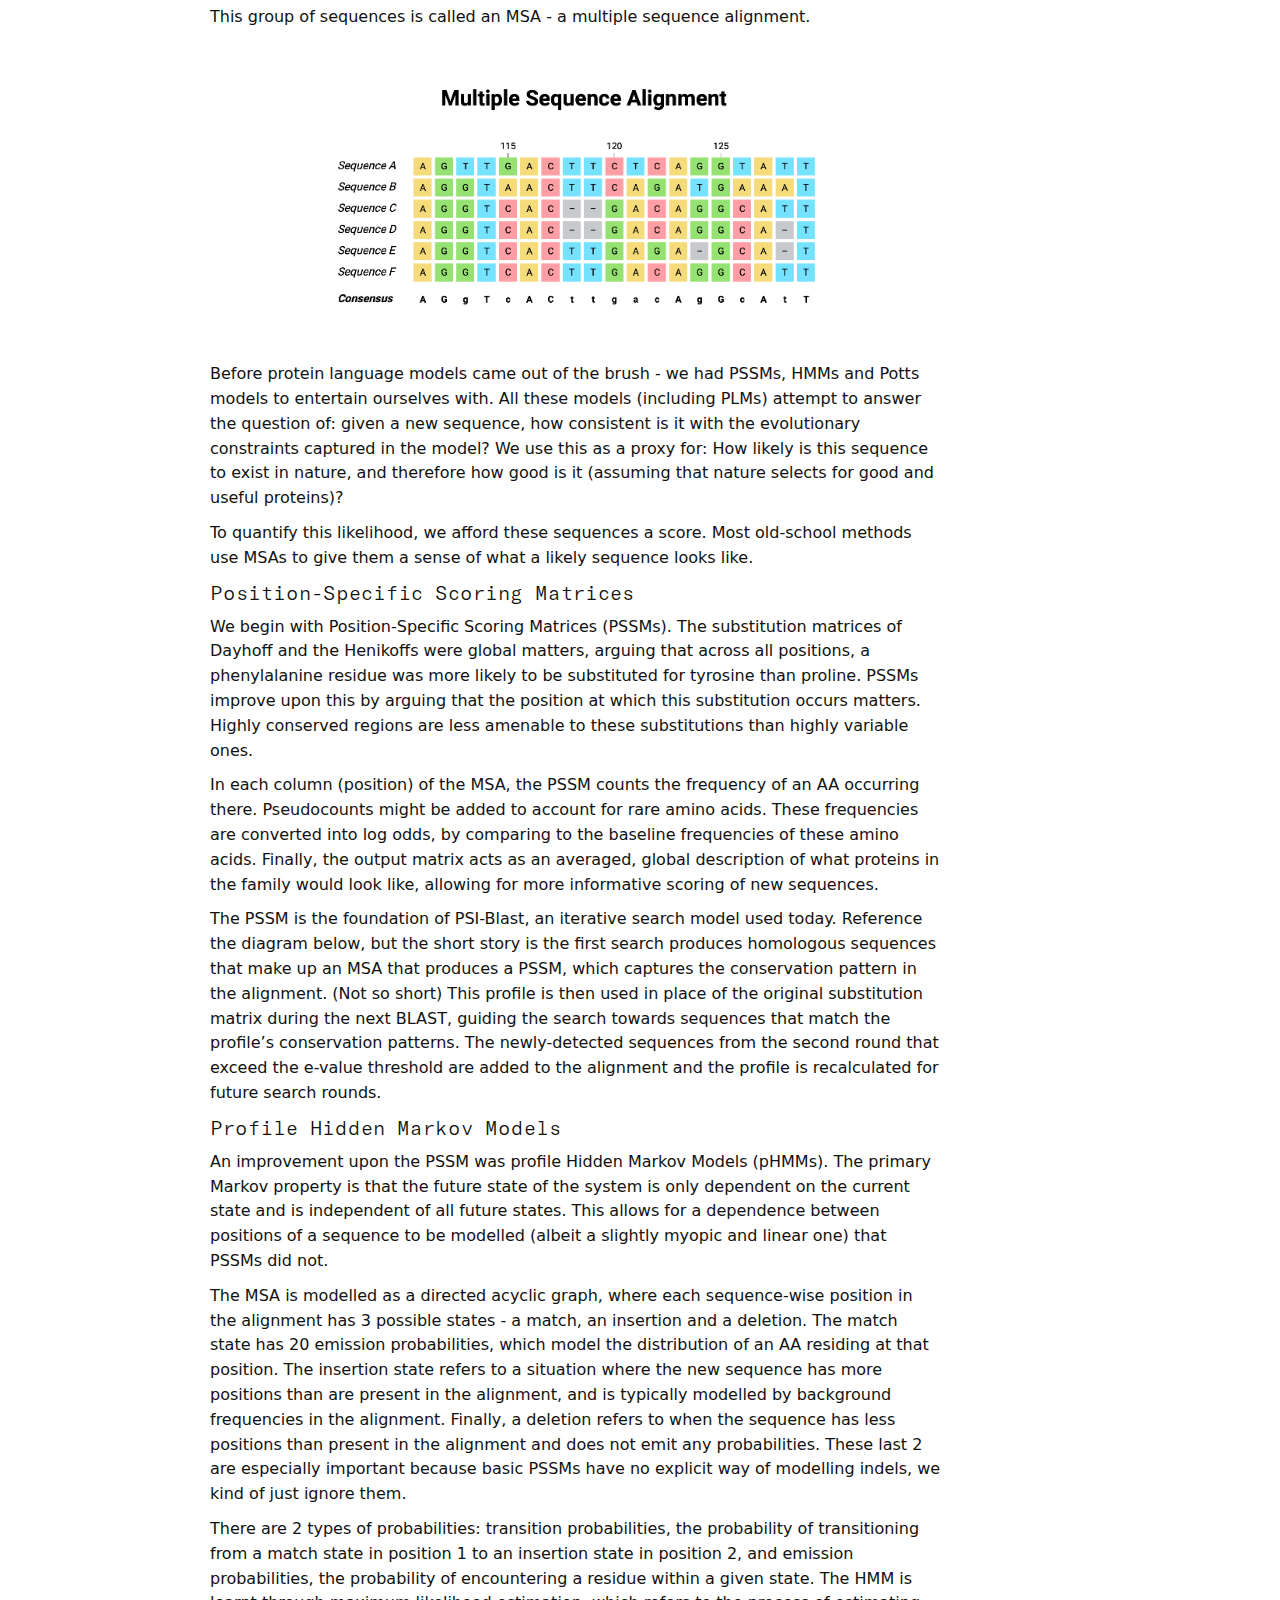
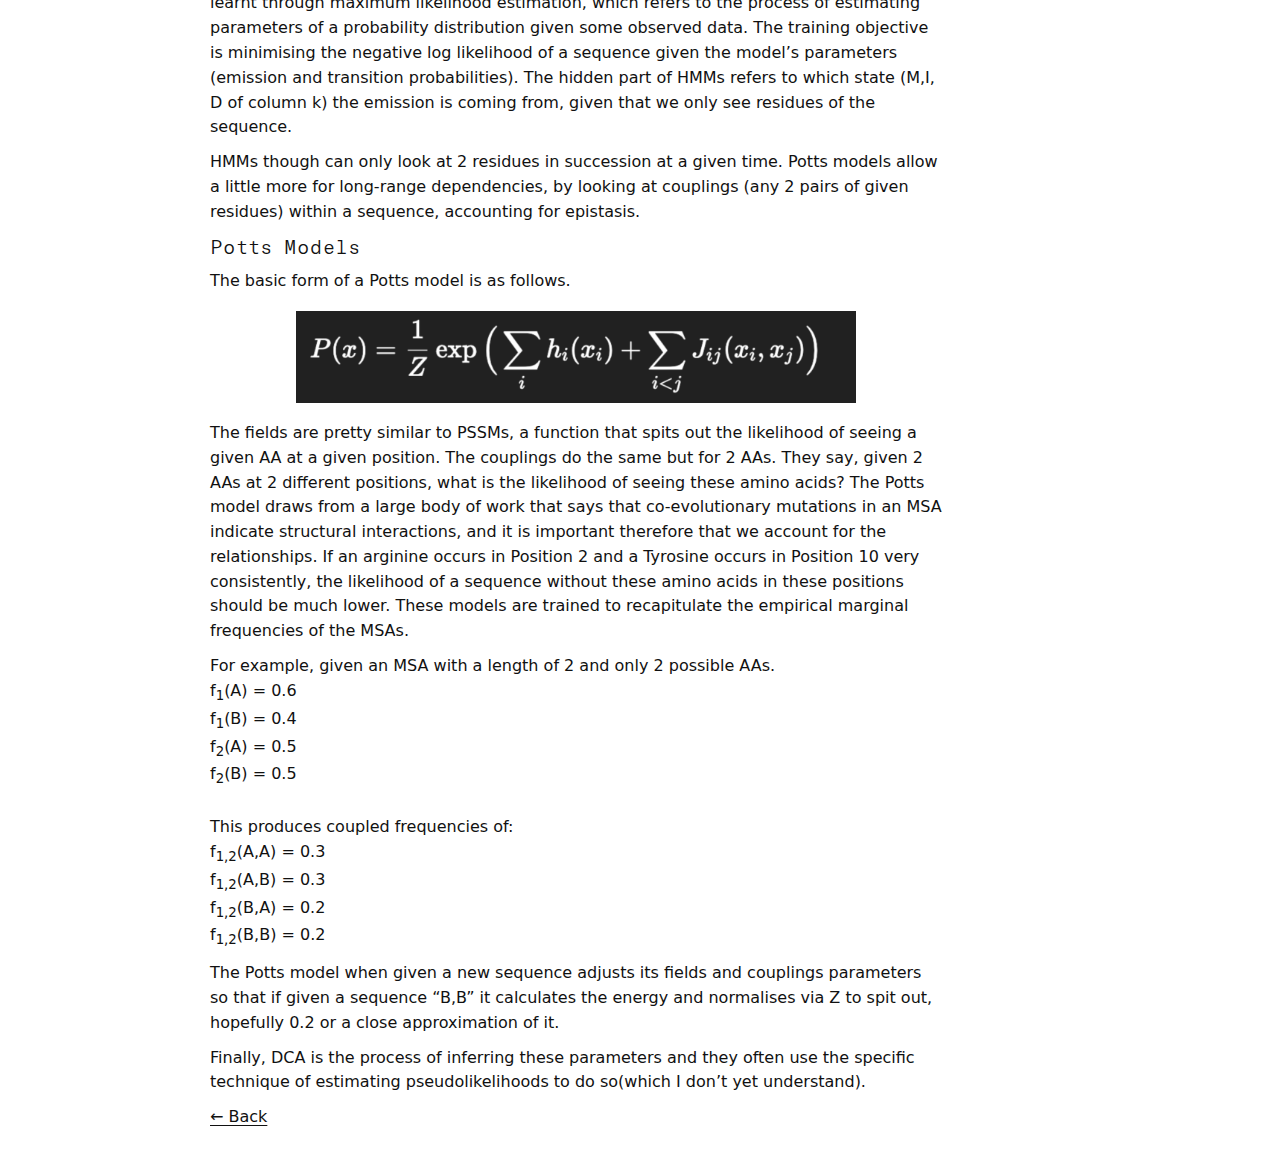
<file: posts/many-words-on-homology.html>
<!doctype html>
<html lang="en">
  <head>
    <meta charset="UTF-8" />
    <meta name="viewport" content="width=device-width, initial-scale=1" />
    <title>Many Words on Homology</title>
    <link rel="stylesheet" href="../assets/style.css" />
  </head>

  <body>
    <header class="site-header">
      <div class="wrap nav">
        <a class="brand" href="../">
          <img class="brand-logo" src="../images/logo.png" alt="Logo" />
          <span class="brand-name">A Rose By Any Other Name</span>
        </a>
        <nav class="nav-links" aria-label="Primary">
          <a href="../">Home</a>
          <a class="active" href="./example-article.html">Writing</a>
        </nav>
      </div>
    </header>

    <main class="wrap">
      <section class="section" style="max-width: 72ch;">
        <h1>Many Words on Homology</h1>
        <p style="color:#555; margin-bottom: 18px;">Jan 2026</p>

        <p>My first lab meeting in the Marks Lab opens with Debbie insisting on the proper use of the word “homology”. Homology with respect to what? Common ancestry? Shared function? Structural Similarity? 
        
            </p>
        <p>
            In this article, I will explore how we attempt to characterise this homology through sequence alignment.  At the heart of many bioinformatics algorithms, is the ability to compare 2 sequences. This is necessary, because these databases of sequence information are useless without the ability to “search” within them, occurring when we have a query sequence and want to find other similar sequences. 
        </p>
            
        <h3>Pairwise Alignment</h3>
        <p>
            We often want to do this comparison with many sequences, but the easiest way is to first look at two - with a dotplot. 
        </p>
            <img class="img-sm" src="../images/posts/homology/fig1.jpeg" alt="My figure description" />
        <p>
            There is an alignment here. Any path through the dotplot from the upper left to lower right passing through cells in the diagonal indicates a match in the alignment, and otherwise marks a gap in one of the sequences. All paths of this nature are considered alignments, but paths which pass through more filled cells indicate better alignments with more matching residues. 
        </p>
        <p>
            It is terribly inefficient to trace every possible path and score them. So is there a more efficient way to find the optimal path?  Sequence alignment algorithms - Needlman-Wunsch and Smith-Waterman - are path-finding algorithms which walk this grid, maximising residue matches and minimising gaps & mismatches. 
        </p>
        <p>
            The simplest part of these algorithms are the matching residues. More complicated are the penalties. 
        </p>
        <ol>
            <li>Gap penalties can either be linear (proportional to the length of the gap) or affine (with a larger G penalty imposed for the initiation of the gap and a smaller d penalty for extending the gap). </li>
            <li>Mismatching residues can be penalised uniformly, i.e. -1 for each mismatch, or according to a substitution matrix. A substitution matrix tells you for example that an X -> X should be penalised less because both these residues are hydrophobic than a Y->X. 
            </li>
        </ol>
        <p>
            The summary of the Needleman-Wunsch algorithm is that you fill out a dot-plot-like-grid, from left to right and top to bottom. To fill each cell, you look up, diagonally left-up, and then left. Each of these cells has its own cumulative score. You sum the score in that cell and the cost of the transition from that cell to you, and pick the highest sum to fill yourself with. 
        </p>
        
        <img class="img-lg" src="../images/posts/homology/fig2.png" alt="My figure description" />
        <p>
            Repeat ad nauseum until you reach the bottom right cell. Then do trace back starting from the bottom-right-most cell, seeing which cell you previously used to replenish yourself with. 
        </p>
        <p>
            The Smith-Waterman algorithm is called a local alignment algorithm because it focuses on identifying local conserved motifs. We will only go into the practical parts of the algorithm here. Repeat the procedure above to fill out the grid, but anytime a cell threatens to be filled with a negative value, placate it with a 0 instead. Instead of starting the traceback from the bottom-right-most cell, start from the cell with the largest value in the grid and continue until a cell with a 0 is reached. You only do this once. 
        </p>
        <p>
            Recall now that these algorithms calculate a similarity score between two sequences. These similarity scores are unlikely to be 0 as most sequences will have some degree of match. So: is this similarity significant or could it have arisen by chance? 
        </p>
        <p> 
            The most naive way to calculate this is to take one of the sequences, permute it, and calculate the similarity between both sequences again. Repeat multiple times. If the original similarity score is significantly higher, then this alignment could be considered significant. The distribution ends up looking like this:
        </p>
        <img class="img-md" src="../images/posts/homology/fig3.png" alt="My figure description" />
        <h3>Pairwise Alignment in Databases</h3>
        <p> 
            But often, we are not just comparing 2 sequences, we are querying big, fat databases. This also does not take into account the size of the databases or the length of the query/database, in which similarities by chance are more likely. 
        </p>

        <p>
            In the 1990s, Karlin and Atschul proved that the distribution of maximum local alignment scores between random sequences follows a Gumbel Extreme Value Distribution (EVD). Maximum, because 2 sequences can have many different alignments, but we only care about the one with the highest score.  
        </p>
        <p>
            Karlin and Atschul recast the parameters of the Gumbel distribution to be λ and K, dependent on the scoring matrices and gap penalties. A 50 from a score using a PAM substitution matrix was different from a 50 using a BLOSUM matrix. I was initially confused why this normalisation mattered, if the scoring & gap schemas within a single search were the same, but it’s apparently for the comparison of hits across different searches. 
        </p>
        <p>
            Then, given this distribution, we ask: What is the probability that an unrelated database sequence would by chance, produce a score as high as an observed one? M and n control for the length of the query and database respectively. 
        </p>
        <img class="img-md" src="../images/posts/homology/fig4.jpeg" alt="My figure description" />
        <p>
            The term E-value is often used to describe BLAST hits. Much like the number of cousins doing better than you, it represents the expected number of alignments with a score >= x that would occur in a database search. The above tail sum gives the probability that one random trial scores >=x. Multiplying that by an approximate total possible number of alignments m x n (the number of random trials), we reach the promised land - an E-value!! Intuitively, alignments that are unlikely to have arisen by chance will have lower E-values. 
        </p>
        <h3>Multiple Sequence Alignment</h3>
        <p>
            In the wise words of Arthur M. Leak, “One amino acid sequence plays coy, a pair of homologous sequences whisper; many aligned sequences shout out loud.” These sequence alignment algorithms only work for pairwise comparisons - how do we understand how a group of sequences relates to each other? 
        </p>
        <p>
            This group of sequences is called an MSA - a multiple sequence alignment. 
        </p>
        <img class="img-md" src="../images/posts/homology/fig5.png" alt="My figure description" />
        <p>
            Before protein language models came out of the brush - we had PSSMs, HMMs and Potts models to entertain ourselves with. All these models (including PLMs) attempt to answer the question of: given a new sequence, how consistent is it with the evolutionary constraints captured in the model? We use this as a proxy for: How likely is this sequence to exist in nature, and therefore how good is it (assuming that nature selects for good and useful proteins)?
        </p>
        <p>
            To quantify this likelihood, we afford these sequences a score. Most old-school methods use MSAs to give them a sense of what a likely sequence looks like. 
        </p>
        <h3>Position-Specific Scoring Matrices</h3>
        <p>
            We begin with Position-Specific Scoring Matrices (PSSMs). The substitution matrices of Dayhoff and the Henikoffs were global matters, arguing that across all positions, a phenylalanine residue was more likely to be substituted for tyrosine than proline. PSSMs improve upon this by arguing that the position at which this substitution occurs matters. Highly conserved regions are less amenable to these substitutions than highly variable ones. 
        </p>
        <p>
            In each column (position) of the MSA, the PSSM counts the frequency of an AA occurring there. Pseudocounts might be added to account for rare amino acids. These frequencies are converted into log odds, by comparing to the baseline frequencies of these amino acids. Finally, the output matrix acts as an averaged, global description of what proteins in the family would look like, allowing for more informative scoring of new sequences. 
        </p>
        <p>
            The PSSM is the foundation of PSI-Blast, an iterative search model used today. Reference the diagram below, but the short story is the first search produces homologous sequences that make up an MSA that produces a PSSM, which captures the conservation pattern in the alignment. (Not so short) This profile is then used in place of the original substitution matrix during the next BLAST, guiding the search towards sequences that match the profile’s conservation patterns. The newly-detected sequences from the second round that exceed the e-value threshold are added to the alignment and the profile is recalculated for future search rounds. 
        </p>
        <h3>Profile Hidden Markov Models</h3>
        <p>
            An improvement upon the PSSM was profile Hidden Markov Models (pHMMs). The primary Markov property is that the future state of the system is only dependent on the current state and is independent of all future states. This allows for a dependence between positions of a sequence to be modelled (albeit a slightly myopic and linear one) that PSSMs did not. 
        </p>
        <p> 
            The MSA is modelled as a directed acyclic graph, where each sequence-wise position in the alignment has 3 possible states - a match, an insertion and a deletion. The match state has 20 emission probabilities, which model the distribution of an AA residing at that position. The insertion state refers to a situation where the new sequence has more positions than are present in the alignment, and is typically modelled by background frequencies in the alignment. Finally, a deletion refers to when the sequence has less positions than present in the alignment and does not emit any probabilities. These last 2 are especially important because basic PSSMs have no explicit way of modelling indels, we kind of just ignore them. 
        </p>
        <p>
            There are 2 types of probabilities: transition probabilities, the probability of transitioning from a match state in position 1 to an insertion state in position 2, and emission probabilities, the probability of encountering a residue within a given state. 
            The HMM is learnt through maximum likelihood estimation, which refers to the process of estimating parameters of a probability distribution given some observed data. The training objective is minimising the negative log likelihood of a sequence given the model’s parameters (emission and transition probabilities). The hidden part of HMMs refers to which state (M,I, D of column k) the emission is coming from, given that we only see residues of the sequence. 

        </p>
        <p>
            HMMs though can only look at 2 residues in succession at a given time. Potts models allow a little more for long-range dependencies, by looking at couplings (any 2 pairs of given residues) within a sequence, accounting for epistasis. 
        </p>
         <h3>Potts Models</h3>
        <p>
            The basic form of a Potts model is as follows. 

        </p>
        <img class="img-md" src="../images/posts/homology/fig6.png" alt="My figure description" />

        <p>The fields are pretty similar to PSSMs, a function that spits out the likelihood of seeing a given AA at a given position. The couplings do the same but for 2 AAs. They say, given 2 AAs at 2 different positions, what is the likelihood of seeing these amino acids? The Potts model draws from a large body of work that says that co-evolutionary mutations in an MSA indicate structural interactions, and it is important therefore that we account for the relationships. If an arginine occurs in Position 2 and a Tyrosine occurs in Position 10 very consistently, the likelihood of a sequence without these amino acids in these positions should be much lower. These models are trained to recapitulate the empirical marginal frequencies of the MSAs.</p>
        <p> 
            For example, given an MSA with a length of 2 and only 2 possible AAs. 
            <br> 
            f<sub>1</sub>(A) = 0.6
            <br>
            f<sub>1</sub>(B) = 0.4     
            <br>
            f<sub>2</sub>(A) = 0.5     
            <br>
            f<sub>2</sub>(B) = 0.5
            <br> 
            <br> 
            This produces coupled frequencies of:
            <br> f<sub>1,2</sub>(A,A) = 0.3
            <br> f<sub>1,2</sub>(A,B) = 0.3
            <br> f<sub>1,2</sub>(B,A) = 0.2
            <br> f<sub>1,2</sub>(B,B) = 0.2
        </p>
        The Potts model when given a new sequence adjusts its fields and couplings parameters so that if given a sequence “B,B” it calculates the energy and normalises via Z to spit out, hopefully 0.2 or a close approximation of it. 
        </p>
        <p> Finally, DCA is the process of inferring these parameters and they often use the specific technique of estimating pseudolikelihoods to do so(which I don’t yet understand). 
        </p>
        <p><a href="../">← Back</a></p>
      </section>
    </main>
  </body>
</html>
</file>
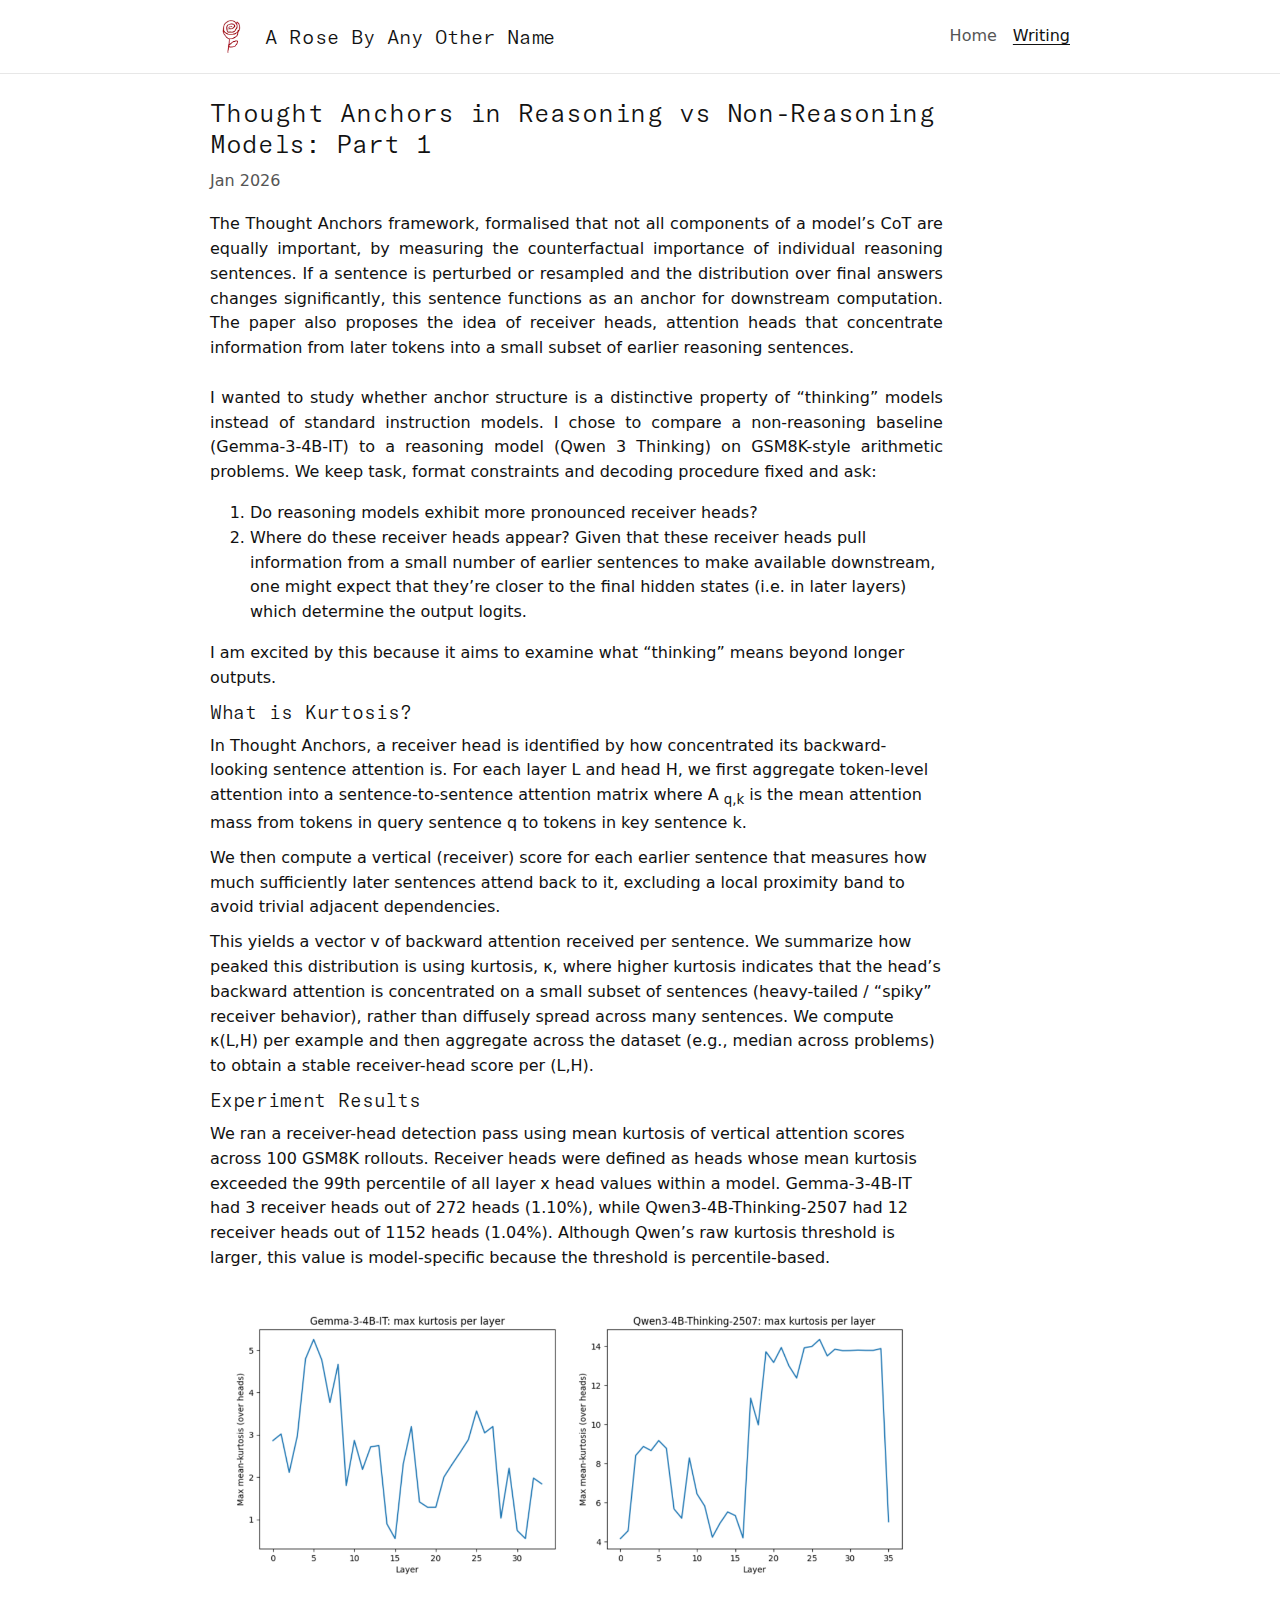
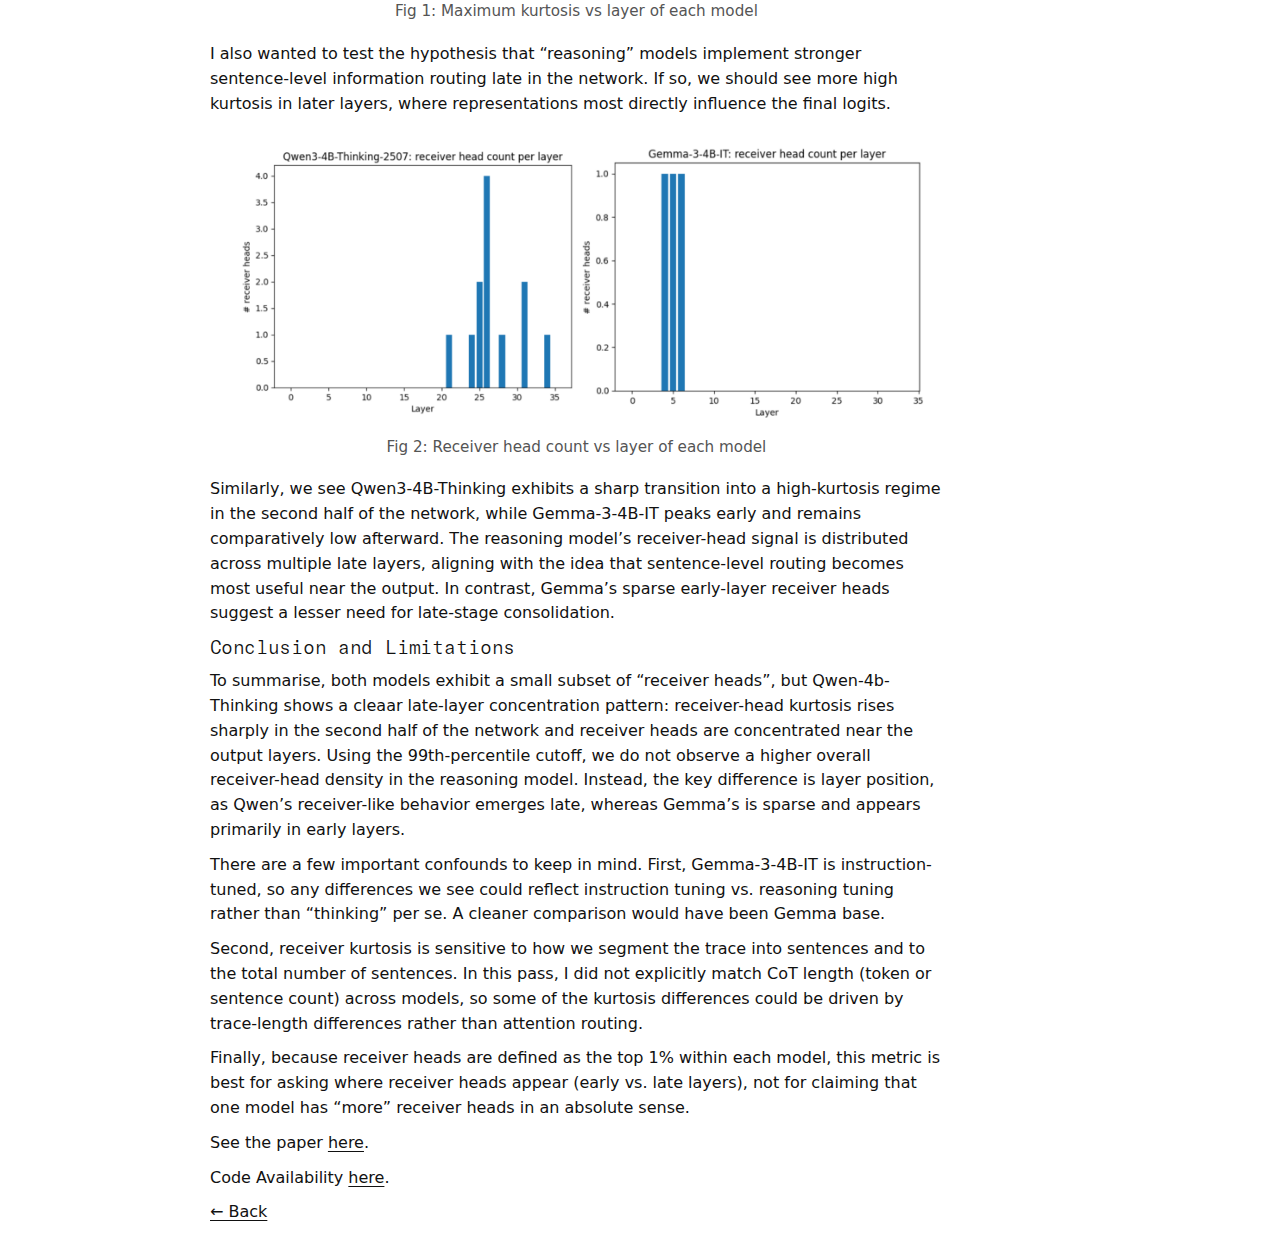
<file: posts/thought-anchors-pt-1.html>
<!doctype html>
<html lang="en">
  <head>
    <meta charset="UTF-8" />
    <meta name="viewport" content="width=device-width, initial-scale=1" />
    <title>Example Article · Your Name</title>
    <link rel="stylesheet" href="../assets/style.css" />
  </head>

  <body>
    <header class="site-header">
      <div class="wrap nav">
        <a class="brand" href="../">
          <img class="brand-logo" src="../images/logo.png" alt="Logo" />
          <span class="brand-name">A Rose By Any Other Name</span>
        </a>
        <nav class="nav-links" aria-label="Primary">
          <a href="../">Home</a>
          <a class="active" href="./example-article.html">Writing</a>
        </nav>
      </div>
    </header>

    <main class="wrap">
      <section class="section" style="max-width: 72ch;">
        <h1>Thought Anchors in Reasoning vs Non-Reasoning Models: Part 1</h1>
        <p style="color:#555; margin-bottom: 18px;">Jan 2026</p>
        <p class="justified">The Thought Anchors framework, formalised that not all components of a model’s CoT are equally important, by measuring the counterfactual importance of individual reasoning sentences. If a sentence is perturbed or resampled and the distribution over final answers changes significantly, this sentence functions as an anchor for downstream computation. The paper also proposes the idea of receiver heads, attention heads that concentrate information from later tokens into a small subset of earlier reasoning sentences. 
        <br>
        <br> 
        I wanted to study whether anchor structure is a distinctive property of “thinking” models instead of standard instruction models.
        I chose to compare a non-reasoning baseline (Gemma-3-4B-IT) to a reasoning model (Qwen 3 Thinking) on GSM8K-style arithmetic problems. 
        We keep task, format constraints and decoding procedure fixed and ask: 
        <ol>
            <li>Do reasoning models exhibit more pronounced receiver heads? </li>
            <li>Where do these receiver heads appear? Given that these receiver heads pull information from a small number of earlier sentences to make available downstream, one might expect that they’re closer to the final hidden states (i.e. in later layers) which determine the output logits. </li>
        </ol>
        I am excited by this because it aims to examine what “thinking” means beyond longer outputs. 
        </p>
        <p></p>
        <h2>What is Kurtosis?</h2>
        <p> In Thought Anchors, a receiver head is identified by how concentrated its backward-looking sentence attention is. For each layer L and head H, we first aggregate token-level attention into a sentence-to-sentence attention matrix where A <sub>q,k</sub> is the mean attention mass from tokens in query sentence q to tokens in key sentence k.
        </p>
        <p>We then compute a vertical (receiver) score for each earlier sentence that measures how much sufficiently later sentences attend back to it, excluding a local proximity band to avoid trivial adjacent dependencies. </p>
         
        <p>This yields a vector v of backward attention received per sentence. We summarize how peaked this distribution is using kurtosis, κ, where higher kurtosis indicates that the head’s backward attention is concentrated on a small subset of sentences (heavy-tailed / “spiky” receiver behavior), rather than diffusely spread across many sentences. We compute κ(L,H) per example and then aggregate across the dataset (e.g., median across problems) to obtain a stable receiver-head score per (L,H). 

        </p>
        <h2>Experiment Results</h2>

        <p> 
        We ran a receiver-head detection pass using mean kurtosis of vertical attention scores across 100 GSM8K rollouts. 
        Receiver heads were defined as heads whose mean kurtosis exceeded the 99th percentile of all layer x head values within a model. Gemma-3-4B-IT had 3 receiver heads out of 272 heads (1.10%), while Qwen3-4B-Thinking-2507 had 12 receiver heads out of 1152 heads (1.04%). Although Qwen’s raw kurtosis threshold is larger, this value is model-specific because the threshold is percentile-based.  
        </p>

        <figure class="post-figure">
            <img src="../images/posts/thought_anchors/fig1.png" alt="My figure description" />
            <figcaption> Fig 1: Maximum kurtosis vs layer of each model</figcaption>
        </figure>

        <p> 
        I also wanted to test the hypothesis that “reasoning” models implement stronger sentence-level information routing late in the network. If so, we should see more high kurtosis in later layers, where representations most directly influence the final logits.
        </p>
        
        <figure class="post-figure">
            <img src="../images/posts/thought_anchors/fig2.png" alt="My figure description" />
            <figcaption> Fig 2: Receiver head count vs layer of each model</figcaption>
        </figure>

        <p> 
        Similarly, we see Qwen3-4B-Thinking exhibits a sharp transition into a high-kurtosis regime in the second half of the network, while Gemma-3-4B-IT peaks early and remains comparatively low afterward. The reasoning model’s receiver-head signal is distributed across multiple late layers, aligning with the idea that sentence-level routing becomes most useful near the output. In contrast, Gemma’s sparse early-layer receiver heads suggest a lesser need for late-stage consolidation. 
        </p>

        <h2> Conclusion and Limitations </h2>
        <p>
            To summarise, both models exhibit a small subset of “receiver heads”, but Qwen-4b-Thinking shows a cleaar late-layer concentration pattern: receiver-head kurtosis rises sharply in the second half of the network and receiver heads are concentrated near the output layers.  Using the 99th-percentile cutoff, we do not observe a higher overall receiver-head density in the reasoning model. Instead, the key difference is layer position, as Qwen’s receiver-like behavior emerges late, whereas Gemma’s is sparse and appears primarily in early layers.

        </p>
        <p>
            There are a few important confounds to keep in mind. First, Gemma-3-4B-IT is instruction-tuned, so any differences we see could reflect instruction tuning vs. reasoning tuning rather than “thinking” per se. A cleaner comparison would have been Gemma base. 
        </p>
        <p>
            
            Second, receiver kurtosis is sensitive to how we segment the trace into sentences and to the total number of sentences. In this pass, I did not explicitly match CoT length (token or sentence count) across models, so some of the kurtosis differences could be driven by trace-length differences rather than attention routing. 

        </p>
        <p>
            Finally, because receiver heads are defined as the top 1% within each model, this metric is best for asking where receiver heads appear (early vs. late layers), not for claiming that one model has “more” receiver heads in an absolute sense. 
        </p>
        <p>
            See the paper
            <a href="https://arxiv.org/abs/2506.19143" target="_blank" rel="noopener noreferrer">here</a>.
        </p>
         <p>
            Code Availability
            <a href="https://github.com/sarrahroseml/thought-anchors-mats/" target="_blank" rel="noopener noreferrer">here</a>.
        </p>
    


        <p><a href="../">← Back</a></p>
      </section>
    </main>
  </body>
</html>
</file>
<file: assets/style.css>
:root{
  --bg: #ffffff;
  --text: #111111;
  --muted: #555555;
  --rule: #e7e7e7;
  --max: 860px;
}

@font-face{
  font-family: "GT-America-Mono-Bold";
  src: url("../fonts/GT-America-Mono-Bold.ttf") format("truetype");
  font-weight: 400;
  font-style: normal;
  font-display: swap;
}

@font-face{
  font-family: "GT-America-Mono-Light";
  src: url("../fonts/GT-America-Mono-Light.ttf") format("truetype");
  font-weight: 700;
  font-style: normal;
  font-display: swap;
}

*{ box-sizing: border-box; }
html,body{ height:100%; }
body{
  margin:0;
  background: var(--bg);
  color: var(--text);
  font-family: ui-sans-serif, system-ui, -apple-system, Segoe UI, Roboto, Helvetica, Arial;
  line-height: 1.55;
}

.wrap{
  width: min(var(--max), calc(100% - 40px));
  margin: 0 auto;
}

a{
  color: inherit;
  text-decoration: underline;
  text-underline-offset: 3px;
}

.site-header{
  border-bottom: 1px solid var(--rule);
}

.nav{
  display:flex;
  align-items:center;
  justify-content:space-between;
  padding: 14px 0;
  gap: 16px;
}

.brand{
  display:flex;
  align-items:center;
  gap: 10px;
  text-decoration: none;
}

.brand-logo{
  width: 45px;
  height: 45px;
  object-fit: contain;
}

.brand-name{
  font-weight: 400;
  font-family: 'GT-America-Mono-Light' ;
  font-size: 1.25rem;
}

.nav-links{
  display:flex;
  gap: 16px;
  flex-wrap: wrap;
}

.nav-links a{
  text-decoration: none;
  color: var(--muted);
}
.nav-links a:hover{
  text-decoration: underline;
  color: var(--text);
}
.nav-links a.active{
  color: var(--text);
  text-decoration: underline;
}

.splash{
  margin: 18px 0 6px;
}
.splash img{
  width: 100%;
  height: auto;
  display:block;
}

.section{
  padding: 18px 0;
}

h1, h2, h3{
  margin: 0 0 10px;
  line-height: 1.2;
}

h1{ font-family: 'GT-America-Mono-Light';font-size: 1.6rem; margin-top: 6px; }
h2{ font-family: 'GT-America-Mono-Light'; font-size: 1.2rem; }
h3{ font-family: 'GT-America-Mono-Light';font-size: 1.25rem; }

p{ margin: 0 0 10px; color: var(--text);font-size: 1.0rem }

.work{
  padding: 16px 0;
  border-top: 1px solid var(--rule);
}

.work-meta{
  display:flex;
  gap: 14px;
  color: var(--muted);
  font-size: 0.95rem;
}

.work-type{
  font-weight: 600;
  color: var(--text);
}

.work-title{
  margin-top: 6px;
  margin-bottom: 8px;
}

.work-links{
  margin-top: 4px;
}

.work-venue{
  margin-top: 10px;
  color: var(--muted);
  font-size: 0.95rem;
}

.footer{
  border-top: 1px solid var(--rule);
  padding: 18px 0 30px;
  color: var(--muted);
  font-size: 0.95rem;
}

/* Books page additions */
.year-nav {
  display: flex;
  gap: 12px;
  flex-wrap: wrap;
  margin-top: 10px;
}

.year-nav a {
  text-decoration: none;
  color: var(--muted, #555);
  border: 1px solid var(--rule, #e7e7e7);
  padding: 6px 10px;
  border-radius: 999px;
}
.year-nav a:hover {
  color: var(--text, #111);
  text-decoration: underline;
}

.year-head {
  display: flex;
  align-items: baseline;
  justify-content: space-between;
  gap: 12px;
  flex-wrap: wrap;
  margin-bottom: 12px;
}

.books-grid {
  display: grid;
  grid-template-columns: repeat(auto-fill, minmax(140px, 1fr));
  gap: 18px;
  align-items: start;
}

.book {
  display: block;
  border-radius: 10px;
  overflow: hidden;
  border: 1px solid rgba(0,0,0,0.10);
  background: #fff;
  transition: transform 120ms ease, box-shadow 120ms ease;
}

.book:hover {
  transform: translateY(-2px);
  box-shadow: 0 10px 28px rgba(0,0,0,0.10);
}

.book img {
  width: 100%;
  aspect-ratio: 2 / 3;          /* keeps covers uniform */
  object-fit: cover;            /* crops neatly if needed */
  display: block;
}

.read-more{
  font-size: 0.85rem;   /* try 0.9–0.95 */
}

.justified{
  text-align: justify;
}

.post-figure img{
  width: 100%;
  height: auto;
  display: block;
}

.post-figure figcaption{
  text-align: center;       /* center caption text */
  color: var(--muted, #555);
  font-size: 0.95rem;
  margin-top: 8px;
}

.post-figure{
  margin: 18px auto;        /* center the figure block */
  max-width: 720px;         /* match your image max-width */
}

.img-sm { max-width: 360px; }
.img-md { max-width: 560px; }
.img-lg { max-width: 760px; }

.img-sm, .img-md, .img-lg{
  width: 100%;
  height: auto;
  display: block;
  margin: 18px auto;  /* centers each image */
}
</file>
